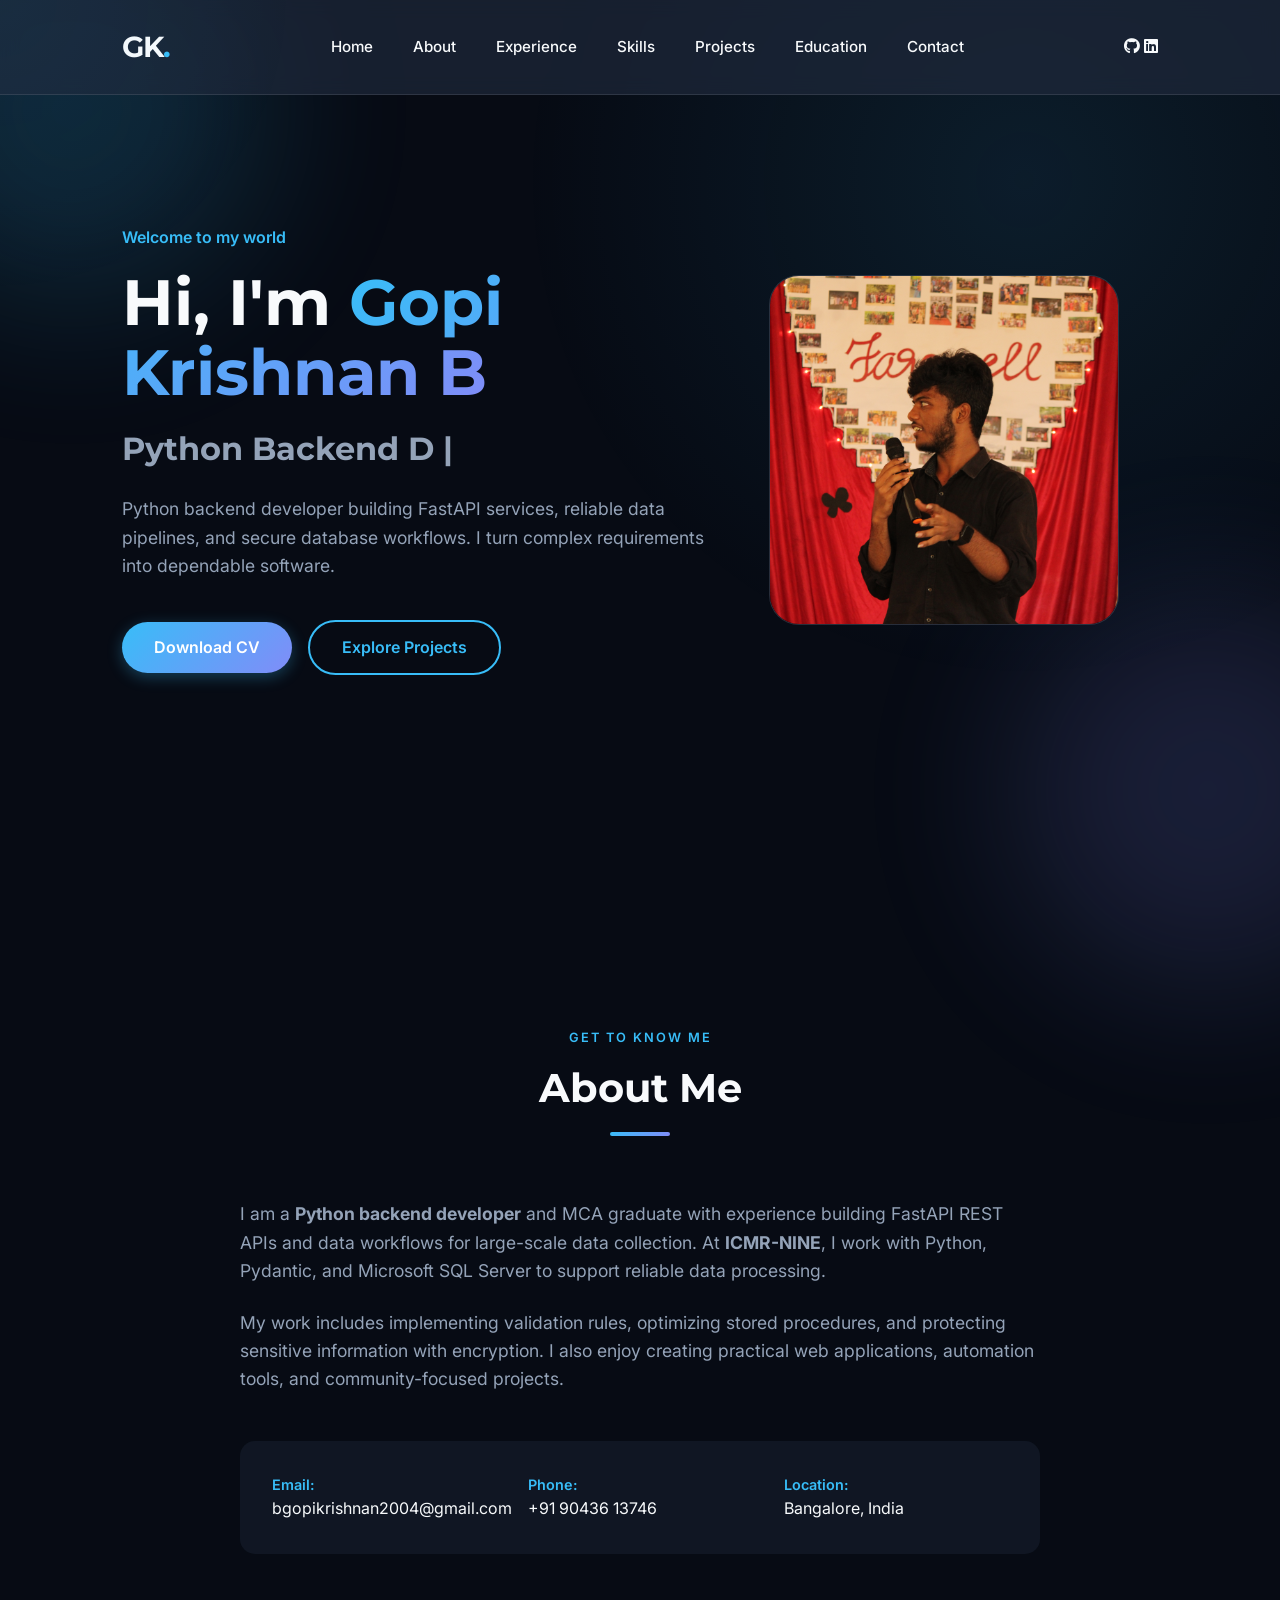
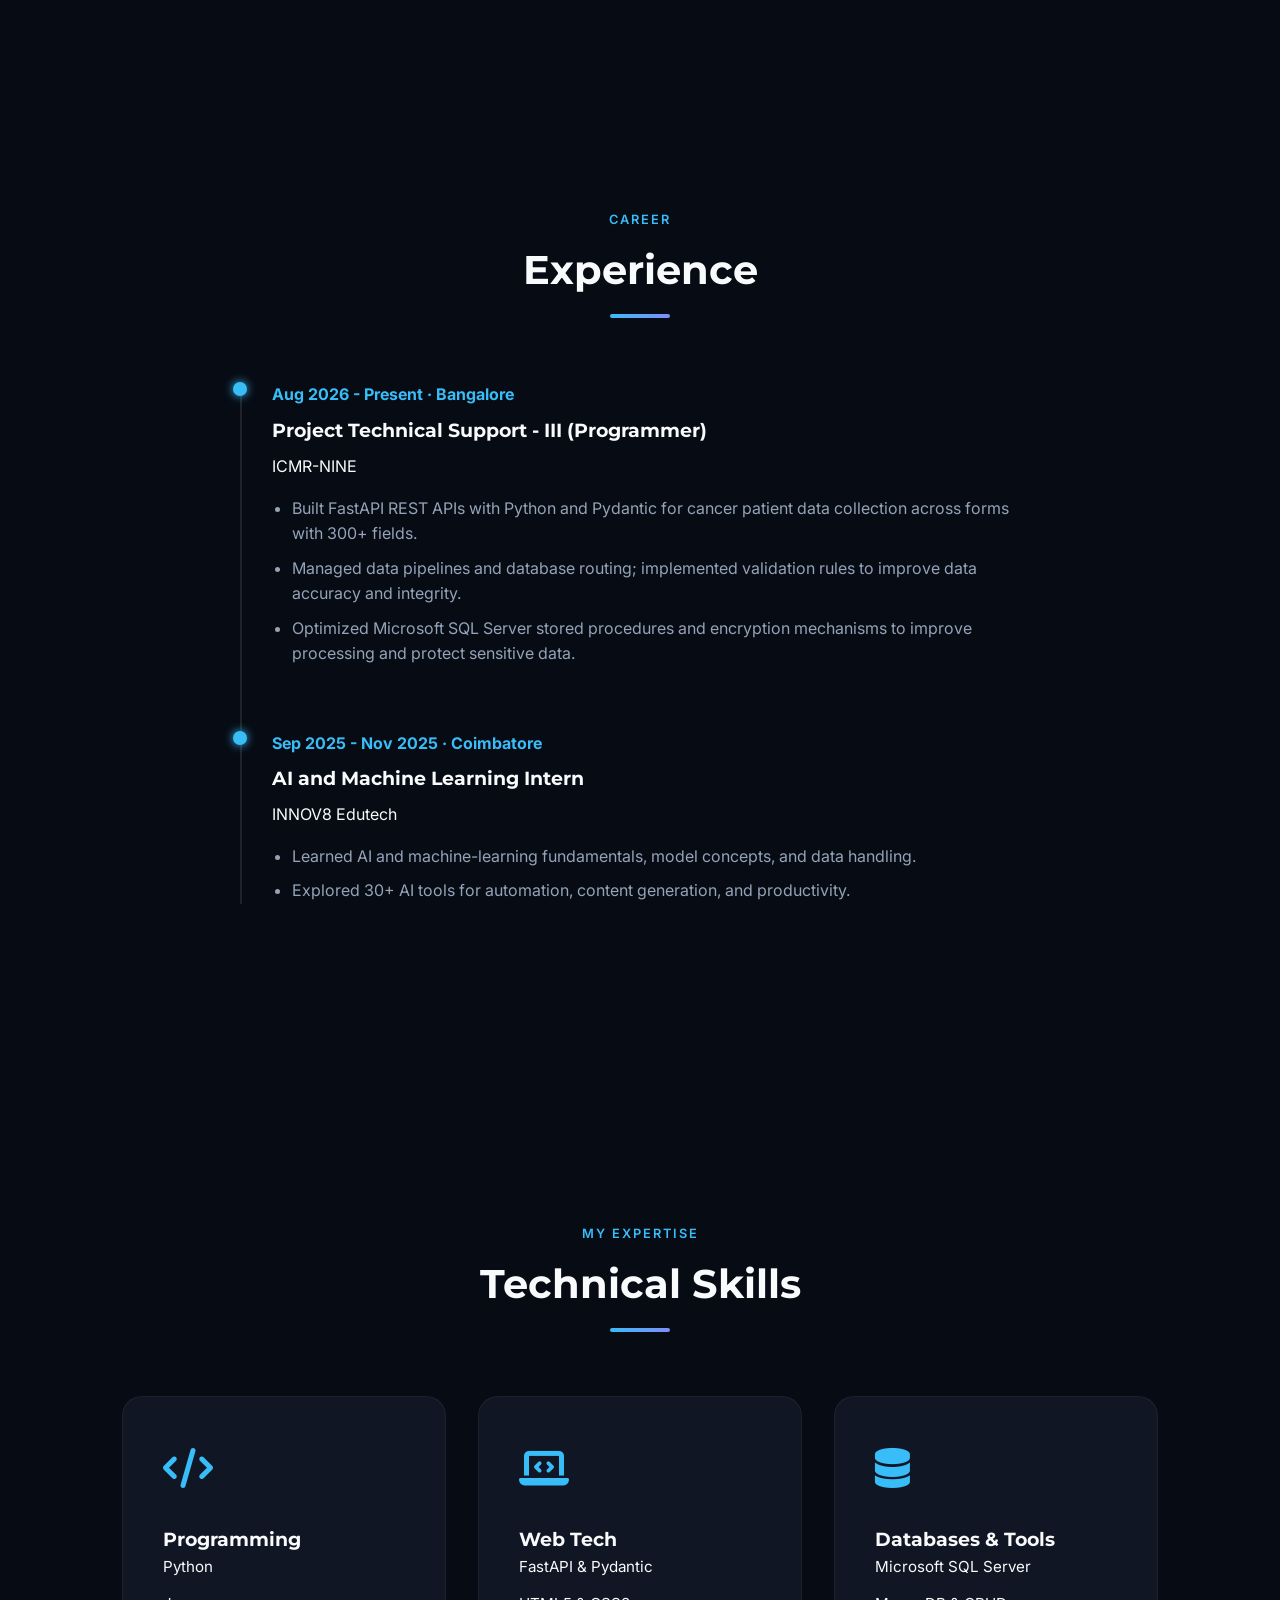
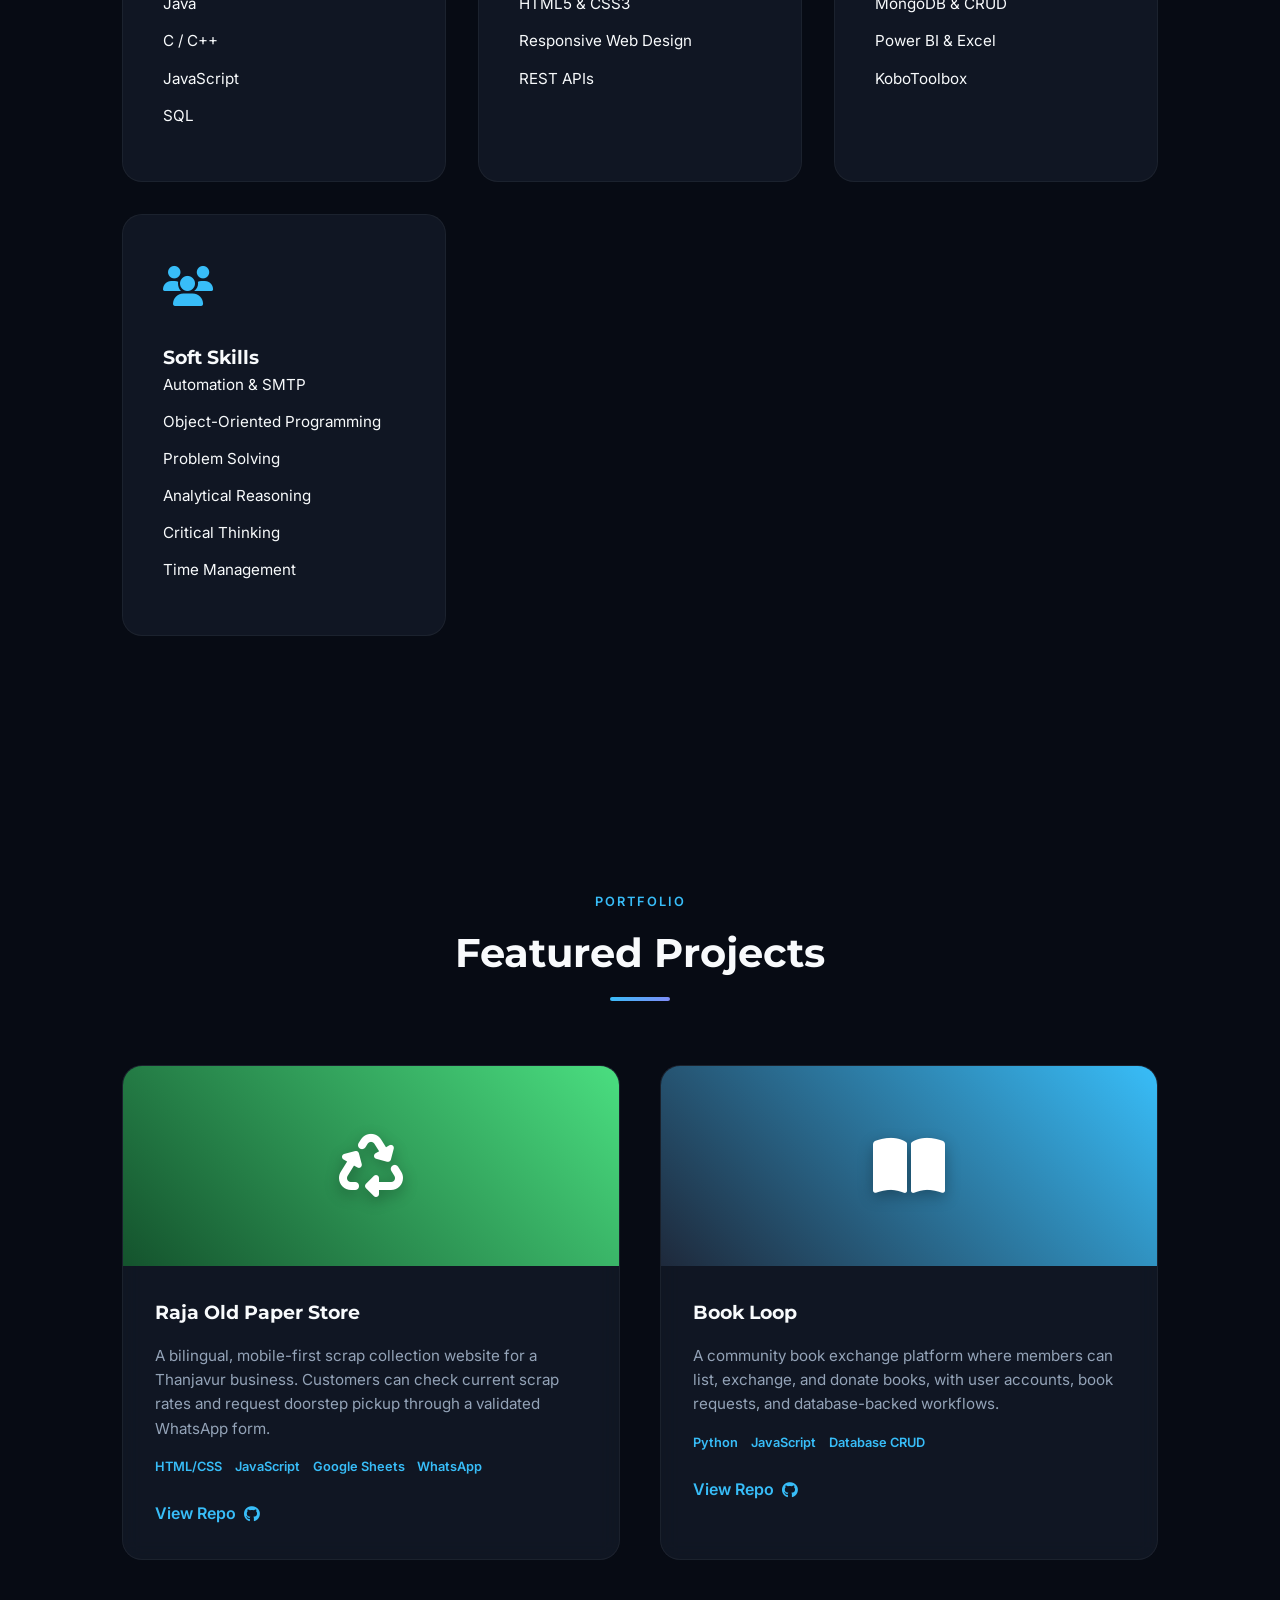
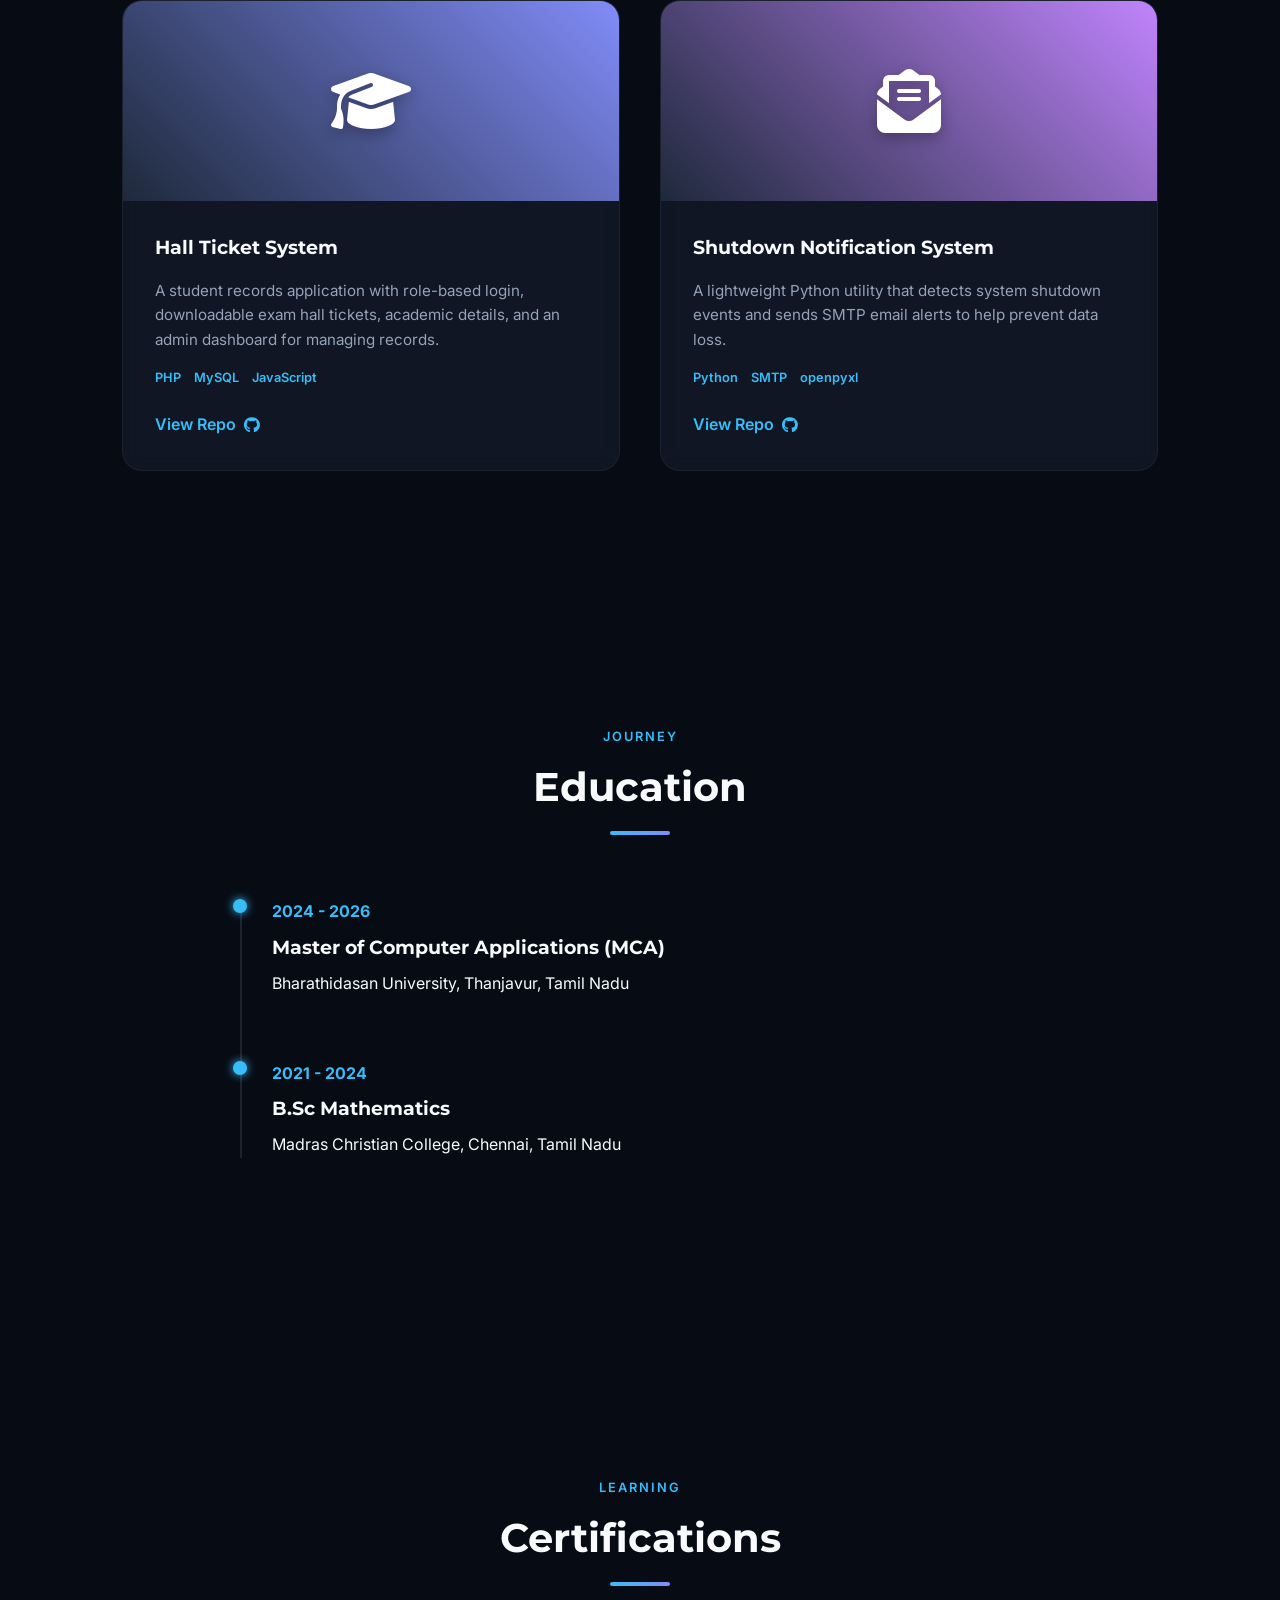
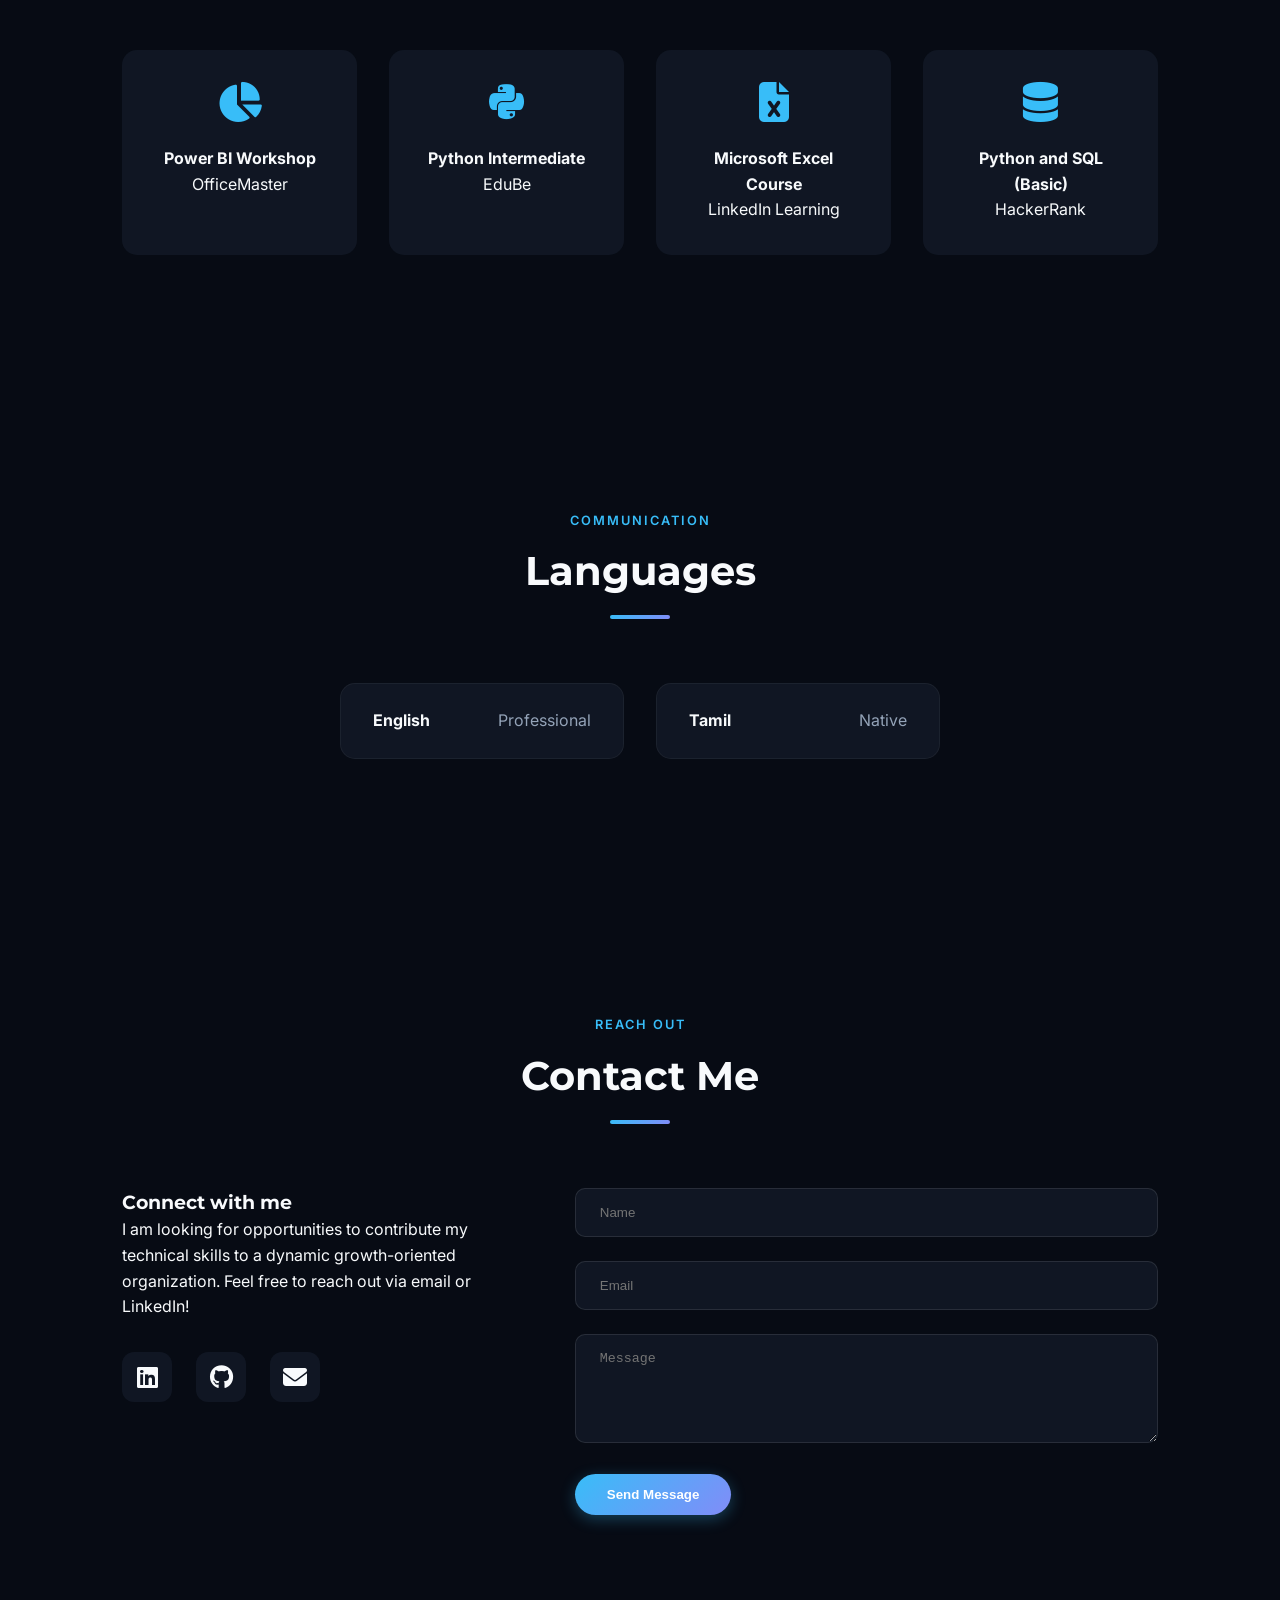
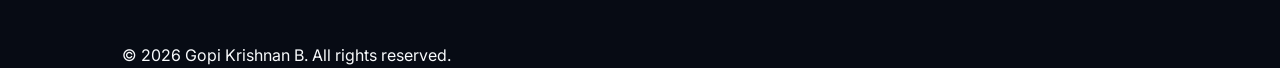
<file: index.html>
<!DOCTYPE html>
<html lang="en">
<head>
    <meta charset="UTF-8">
    <meta name="viewport" content="width=device-width, initial-scale=1.0">
    <title>Gopi Krishnan | Portfolio</title>
    <!-- SEO Meta Tags -->
    <meta name="description" content="Portfolio of Gopi Krishnan B, a Python backend developer building FastAPI APIs, SQL Server data workflows, and responsive web applications.">
    <meta name="keywords" content="Gopi Krishnan, Python Developer, Backend Developer, FastAPI, SQL Server, Portfolio">
    <!-- Google Fonts -->
    <link rel="preconnect" href="https://fonts.googleapis.com">
    <link rel="preconnect" href="https://fonts.gstatic.com" crossorigin>
    <link href="https://fonts.googleapis.com/css2?family=Inter:wght@300;400;500;600;700;800&family=Montserrat:wght@700;800&display=swap" rel="stylesheet">
    <!-- Font Awesome -->
    <link rel="stylesheet" href="https://cdnjs.cloudflare.com/ajax/libs/font-awesome/6.4.0/css/all.min.css">
    <link rel="stylesheet" href="style.css">
</head>
<body class="dark-theme">
    <!-- Interactive Background Elements -->
    <div class="cursor-glow"></div>
    <div class="bg-orb orb-1"></div>
    <div class="bg-orb orb-2"></div>
    <!-- Sticky Navigation -->
    <header class="navbar">
        <nav class="container">
            <div class="logo">
                <a href="#home">GK<span>.</span></a>
            </div>
            <ul class="nav-links">
                <li><a href="#home">Home</a></li>
                <li><a href="#about">About</a></li>
                <li><a href="#experience">Experience</a></li>
                <li><a href="#skills">Skills</a></li>
                <li><a href="#projects">Projects</a></li>
                <li><a href="#education">Education</a></li>
                <li><a href="#contact">Contact</a></li>
            </ul>
            <div class="social-icons-nav">
                <a href="https://github.com/jii-kayy-49" target="_blank"><i class="fab fa-github"></i></a>
                <a href="https://www.linkedin.com/in/gopi-mcagrad/" target="_blank"><i class="fab fa-linkedin"></i></a>
            </div>
            <button class="menu-btn" type="button" aria-label="Open navigation menu" aria-expanded="false">
                <i class="fas fa-bars"></i>
            </button>
        </nav>
    </header>

    <main>
        <!-- Hero Section -->
        <section id="home" class="hero section">
            <div class="container hero-content">
                <div class="hero-text animate-up">
                    <span class="greeting">Welcome to my world</span>
                    <h1>Hi, I'm <span class="highlight">Gopi Krishnan B</span></h1>
                    <h2 class="typing-container">
                        <span class="typing-text"></span>
                        <span class="cursor">|</span>
                    </h2>
                    <p class="hero-description">
                        Python backend developer building FastAPI services, reliable data pipelines, and secure database workflows. I turn complex requirements into dependable software.
                    </p>
                    <div class="hero-btns">
                        <a href="updated%20resume.pdf" download class="btn primary-btn" id="download-cv">Download CV</a>
                        <a href="#projects" class="btn secondary-btn">Explore Projects</a>
                    </div>
                </div>
                <div class="hero-image animate-up">
                    <div class="image-box tilt" data-tilt>
                        <div class="profile-gradient"></div>
                        <img src="assets/profilepic.jpeg" alt="Gopi Krishnan B" class="profile-photo">
                        <div class="placeholder-img" id="photo-container" style="display: none;">
                            <i class="fas fa-user-tie"></i>
                        </div>
                    </div>
                </div>
            </div>
        </section>

        <!-- About Section -->
        <section id="about" class="about section reveal">
            <div class="container">
                <div class="section-title">
                    <span class="subtitle">Get to know me</span>
                    <h2>About Me</h2>
                </div>
                <div class="about-grid">
                    <div class="about-text">
                        <p>
                            I am a <strong>Python backend developer</strong> and MCA graduate with experience building FastAPI REST APIs and data workflows for large-scale data collection. At <strong>ICMR-NINE</strong>, I work with Python, Pydantic, and Microsoft SQL Server to support reliable data processing.
                        </p>
                        <p>
                            My work includes implementing validation rules, optimizing stored procedures, and protecting sensitive information with encryption. I also enjoy creating practical web applications, automation tools, and community-focused projects.
                        </p>
                        <div class="about-info">
                            <div class="info-item">
                                <span class="info-label">Email:</span>
                                <span class="info-value">bgopikrishnan2004@gmail.com</span>
                            </div>
                            <div class="info-item">
                                <span class="info-label">Phone:</span>
                                <span class="info-value">+91 90436 13746</span>
                            </div>
                            <div class="info-item">
                                <span class="info-label">Location:</span>
                                <span class="info-value">Bangalore, India</span>
                            </div>
                        </div>
                    </div>
                </div>
            </div>
        </section>

        <!-- Experience Section -->
        <section id="experience" class="experience section reveal">
            <div class="container">
                <div class="section-title">
                    <span class="subtitle">Career</span>
                    <h2>Experience</h2>
                </div>
                <div class="timeline">
                    <div class="timeline-item">
                        <div class="timeline-dot"></div>
                        <div class="timeline-date">Aug 2026 - Present · Bangalore</div>
                        <div class="timeline-content">
                            <h3>Project Technical Support - III (Programmer)</h3>
                            <p>ICMR-NINE</p>
                            <ul class="experience-list">
                                <li>Built FastAPI REST APIs with Python and Pydantic for cancer patient data collection across forms with 300+ fields.</li>
                                <li>Managed data pipelines and database routing; implemented validation rules to improve data accuracy and integrity.</li>
                                <li>Optimized Microsoft SQL Server stored procedures and encryption mechanisms to improve processing and protect sensitive data.</li>
                            </ul>
                        </div>
                    </div>
                    <div class="timeline-item">
                        <div class="timeline-dot"></div>
                        <div class="timeline-date">Sep 2025 - Nov 2025 · Coimbatore</div>
                        <div class="timeline-content">
                            <h3>AI and Machine Learning Intern</h3>
                            <p>INNOV8 Edutech</p>
                            <ul class="experience-list">
                                <li>Learned AI and machine-learning fundamentals, model concepts, and data handling.</li>
                                <li>Explored 30+ AI tools for automation, content generation, and productivity.</li>
                            </ul>
                        </div>
                    </div>
                </div>
            </div>
        </section>

        <!-- Skills Section -->
        <section id="skills" class="skills section reveal">
            <div class="container">
                <div class="section-title">
                    <span class="subtitle">My Expertise</span>
                    <h2>Technical Skills</h2>
                </div>
                <div class="skills-grid">
                    <!-- Programming -->
                    <div class="skill-card">
                        <div class="skill-icon"><i class="fas fa-code"></i></div>
                        <h3>Programming</h3>
                        <ul class="skill-list">
                            <li>Python</li>
                            <li>Java</li>
                            <li>C / C++</li>
                            <li>JavaScript</li>
                            <li>SQL</li>
                        </ul>
                    </div>
                    <!-- Web Technology -->
                    <div class="skill-card">
                        <div class="skill-icon"><i class="fas fa-laptop-code"></i></div>
                        <h3>Web Tech</h3>
                        <ul class="skill-list">
                            <li>FastAPI & Pydantic</li>
                            <li>HTML5 & CSS3</li>
                            <li>Responsive Web Design</li>
                            <li>REST APIs</li>
                        </ul>
                    </div>
                    <!-- Databases & Tools -->
                    <div class="skill-card">
                        <div class="skill-icon"><i class="fas fa-database"></i></div>
                        <h3>Databases & Tools</h3>
                        <ul class="skill-list">
                            <li>Microsoft SQL Server</li>
                            <li>MongoDB & CRUD</li>
                            <li>Power BI & Excel</li>
                            <li>KoboToolbox</li>
                        </ul>
                    </div>
                    <!-- Soft Skills -->
                    <div class="skill-card">
                        <div class="skill-icon"><i class="fas fa-users"></i></div>
                        <h3>Soft Skills</h3>
                        <ul class="skill-list">
                            <li>Automation & SMTP</li>
                            <li>Object-Oriented Programming</li>
                            <li>Problem Solving</li>
                            <li>Analytical Reasoning</li>
                            <li>Critical Thinking</li>
                            <li>Time Management</li>
                        </ul>
                    </div>
                </div>
            </div>
        </section>

        <!-- Projects Section -->
        <section id="projects" class="projects section reveal">
            <div class="container">
                <div class="section-title">
                    <span class="subtitle">Portfolio</span>
                    <h2>Featured Projects</h2>
                </div>
                <div class="projects-grid">
                    <!-- Project: Raja Old Paper Store -->
                    <article class="project-card tilt" data-tilt>
                        <div class="project-img bg-gradient-4">
                            <i class="fas fa-recycle"></i>
                        </div>
                        <div class="project-info">
                            <h3>Raja Old Paper Store</h3>
                            <p class="project-desc">A bilingual, mobile-first scrap collection website for a Thanjavur business. Customers can check current scrap rates and request doorstep pickup through a validated WhatsApp form.</p>
                            <div class="tech-stack">
                                <span>HTML/CSS</span>
                                <span>JavaScript</span>
                                <span>Google Sheets</span>
                                <span>WhatsApp</span>
                            </div>
                            <div class="project-links">
                                <a href="https://github.com/jii-kayy-49/raja-scrap-shop" target="_blank" rel="noopener noreferrer" class="view-link">View Repo <i class="fab fa-github"></i></a>
                            </div>
                        </div>
                    </article>
                    <!-- Project: Book Loop -->
                    <article class="project-card tilt" data-tilt>
                        <div class="project-img bg-gradient-1">
                            <i class="fas fa-book-open"></i>
                        </div>
                        <div class="project-info">
                            <h3>Book Loop</h3>
                            <p class="project-desc">A community book exchange platform where members can list, exchange, and donate books, with user accounts, book requests, and database-backed workflows.</p>
                            <div class="tech-stack">
                                <span>Python</span>
                                <span>JavaScript</span>
                                <span>Database CRUD</span>
                            </div>
                            <div class="project-links">
                                <a href="https://github.com/jii-kayy-49/book-loop" target="_blank" rel="noopener noreferrer" class="view-link">View Repo <i class="fab fa-github"></i></a>
                            </div>
                        </div>
                    </article>
                    <!-- Project 2: Hall Ticket -->
                    <article class="project-card tilt" data-tilt>
                        <div class="project-img bg-gradient-2">
                            <i class="fas fa-graduation-cap"></i>
                        </div>
                        <div class="project-info">
                            <h3>Hall Ticket System</h3>
                            <p class="project-desc">A student records application with role-based login, downloadable exam hall tickets, academic details, and an admin dashboard for managing records.</p>
                            <div class="tech-stack">
                                <span>PHP</span>
                                <span>MySQL</span>
                                <span>JavaScript</span>
                            </div>
                            <div class="project-links">
                                <a href="https://github.com/jii-kayy-49/hallticketfinal" target="_blank" rel="noopener noreferrer" class="view-link">View Repo <i class="fab fa-github"></i></a>
                            </div>
                        </div>
                    </article>
                    <!-- Project 3: Shutdown Notification -->
                    <article class="project-card tilt" data-tilt>
                        <div class="project-img bg-gradient-3">
                            <i class="fas fa-envelope-open-text"></i>
                        </div>
                        <div class="project-info">
                            <h3>Shutdown Notification System</h3>
                            <p class="project-desc">A lightweight Python utility that detects system shutdown events and sends SMTP email alerts to help prevent data loss.</p>
                            <div class="tech-stack">
                                <span>Python</span>
                                <span>SMTP</span>
                                <span>openpyxl</span>
                            </div>
                            <div class="project-links">
                                <a href="https://github.com/jii-kayy-49/eb-site" target="_blank" rel="noopener noreferrer" class="view-link">View Repo <i class="fab fa-github"></i></a>
                            </div>
                        </div>
                    </article>
                </div>
            </div>
        </section>

        <!-- Education Section -->
        <section id="education" class="education section reveal">
            <div class="container">
                <div class="section-title">
                    <span class="subtitle">Journey</span>
                    <h2>Education</h2>
                </div>
                <div class="timeline">
                    <div class="timeline-item">
                        <div class="timeline-dot"></div>
                        <div class="timeline-date">2024 - 2026</div>
                        <div class="timeline-content">
                            <h3>Master of Computer Applications (MCA)</h3>
                            <p>Bharathidasan University, Thanjavur, Tamil Nadu</p>
                        </div>
                    </div>
                    <div class="timeline-item">
                        <div class="timeline-dot"></div>
                        <div class="timeline-date">2021 - 2024</div>
                        <div class="timeline-content">
                            <h3>B.Sc Mathematics</h3>
                            <p>Madras Christian College, Chennai, Tamil Nadu</p>
                        </div>
                    </div>
                </div>
            </div>
        </section>

        <!-- Certifications -->
        <section class="certifications section reveal">
            <div class="container">
                <div class="section-title">
                    <span class="subtitle">Learning</span>
                    <h2>Certifications</h2>
                </div>
                <div class="certs-grid">
                    <div class="cert-item">
                        <i class="fas fa-chart-pie"></i>
                        <h4>Power BI Workshop</h4>
                        <p>OfficeMaster</p>
                    </div>
                    <div class="cert-item">
                        <i class="fab fa-python"></i>
                        <h4>Python Intermediate</h4>
                        <p>EduBe</p>
                    </div>
                    <div class="cert-item">
                        <i class="fas fa-file-excel"></i>
                        <h4>Microsoft Excel Course</h4>
                        <p>LinkedIn Learning</p>
                    </div>
                    <div class="cert-item">
                        <i class="fas fa-database"></i>
                        <h4>Python and SQL (Basic)</h4>
                        <p>HackerRank</p>
                    </div>
                </div>
            </div>
        </section>

        <!-- Languages -->
        <section class="languages section reveal">
            <div class="container">
                <div class="section-title">
                    <span class="subtitle">Communication</span>
                    <h2>Languages</h2>
                </div>
                <div class="languages-grid">
                    <div class="language-item"><strong>English</strong><span>Professional</span></div>
                    <div class="language-item"><strong>Tamil</strong><span>Native</span></div>
                </div>
            </div>
        </section>

        <!-- Contact Section -->
        <section id="contact" class="contact section reveal">
            <div class="container">
                <div class="section-title">
                    <span class="subtitle">Reach out</span>
                    <h2>Contact Me</h2>
                </div>
                <div class="contact-grid">
                    <div class="contact-info">
                        <h3>Connect with me</h3>
                        <p>I am looking for opportunities to contribute my technical skills to a dynamic growth-oriented organization. Feel free to reach out via email or LinkedIn!</p>
                        <div class="social-links">
                            <a href="https://www.linkedin.com/in/gopi-mcagrad/" target="_blank"><i class="fab fa-linkedin"></i></a>
                            <a href="https://github.com/jii-kayy-49" target="_blank"><i class="fab fa-github"></i></a>
                            <a href="mailto:bgopikrishnan2004@gmail.com"><i class="fas fa-envelope"></i></a>
                        </div>
                    </div>
                    <form class="contact-form">
                        <div class="form-group">
                            <input type="text" placeholder="Name" required>
                        </div>
                        <div class="form-group">
                            <input type="email" placeholder="Email" required>
                        </div>
                        <div class="form-group">
                            <textarea placeholder="Message" rows="5" required></textarea>
                        </div>
                        <button type="submit" class="btn primary-btn">Send Message</button>
                    </form>
                </div>
            </div>
        </section>
    </main>

    <footer>
        <div class="container">
            <p>&copy; 2026 Gopi Krishnan B. All rights reserved.</p>
        </div>
    </footer>

    <script src="script.js"></script>
</body>
</html>
</file>
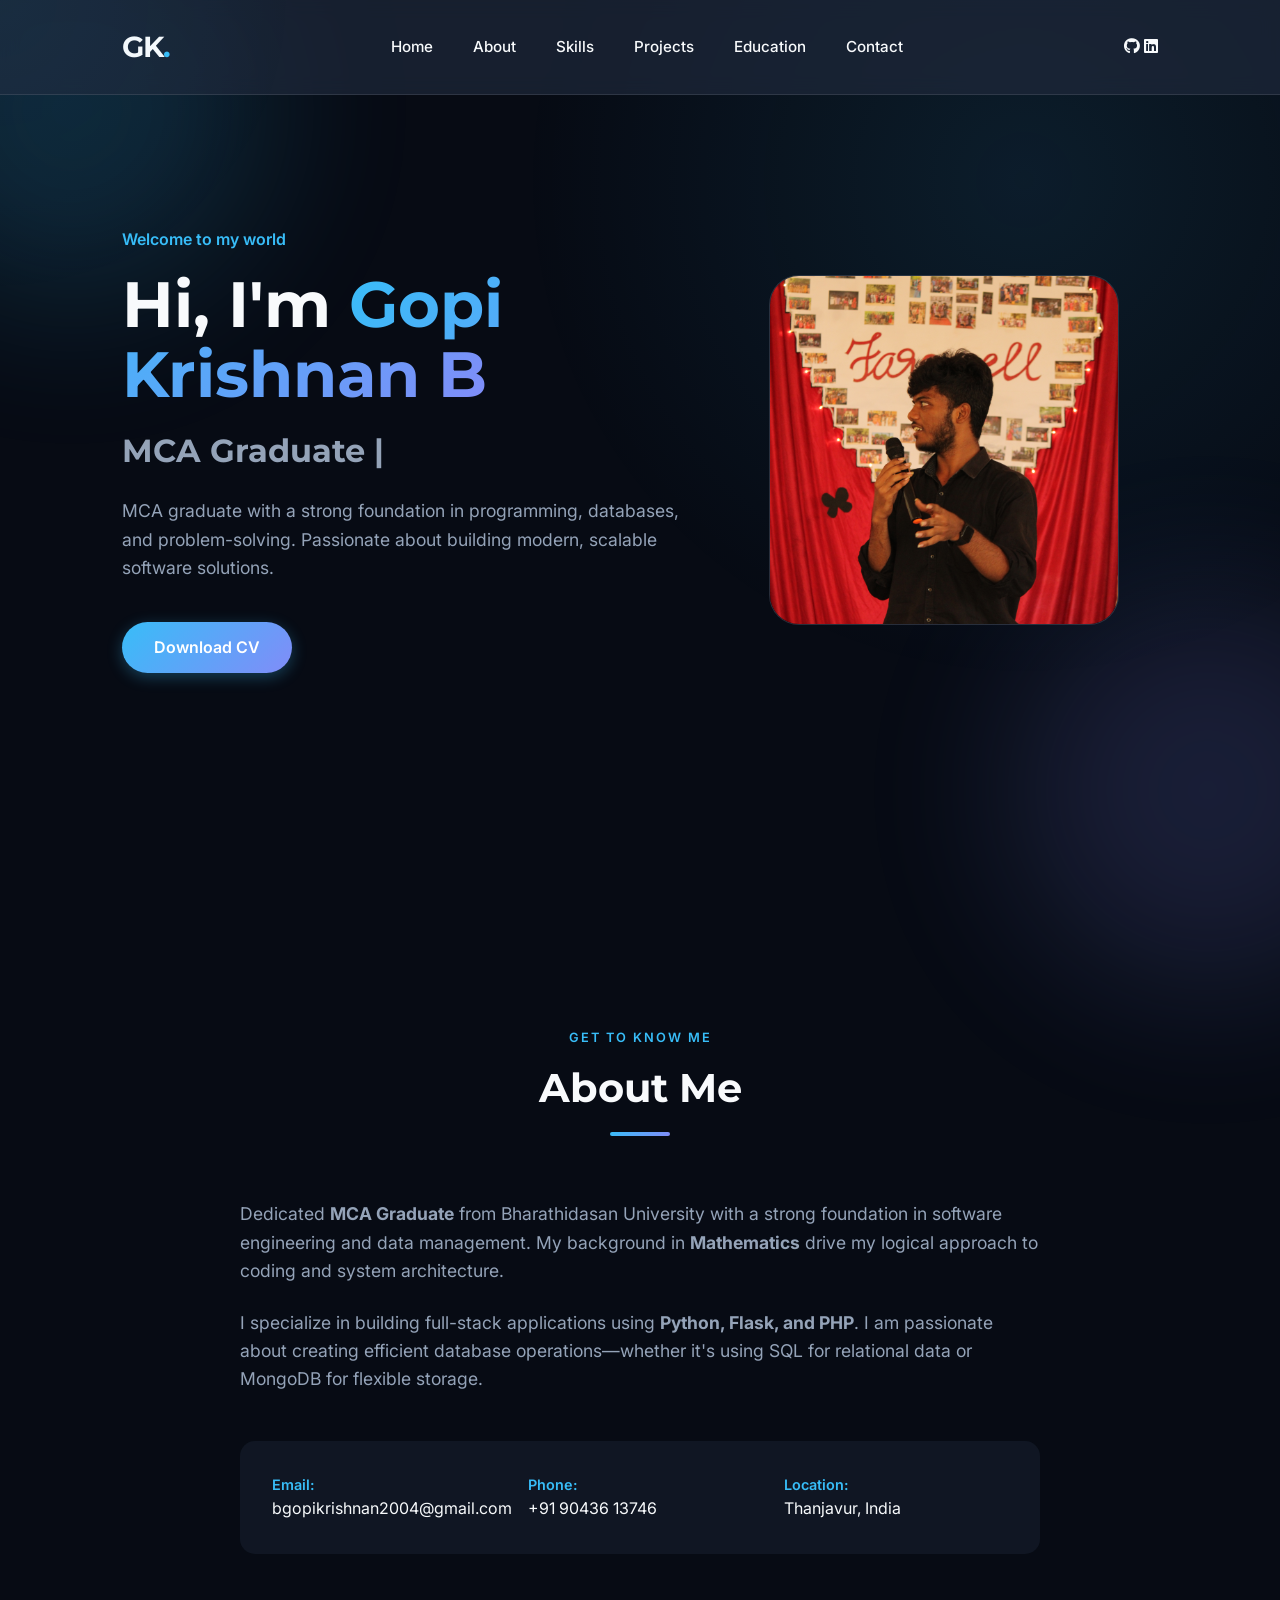
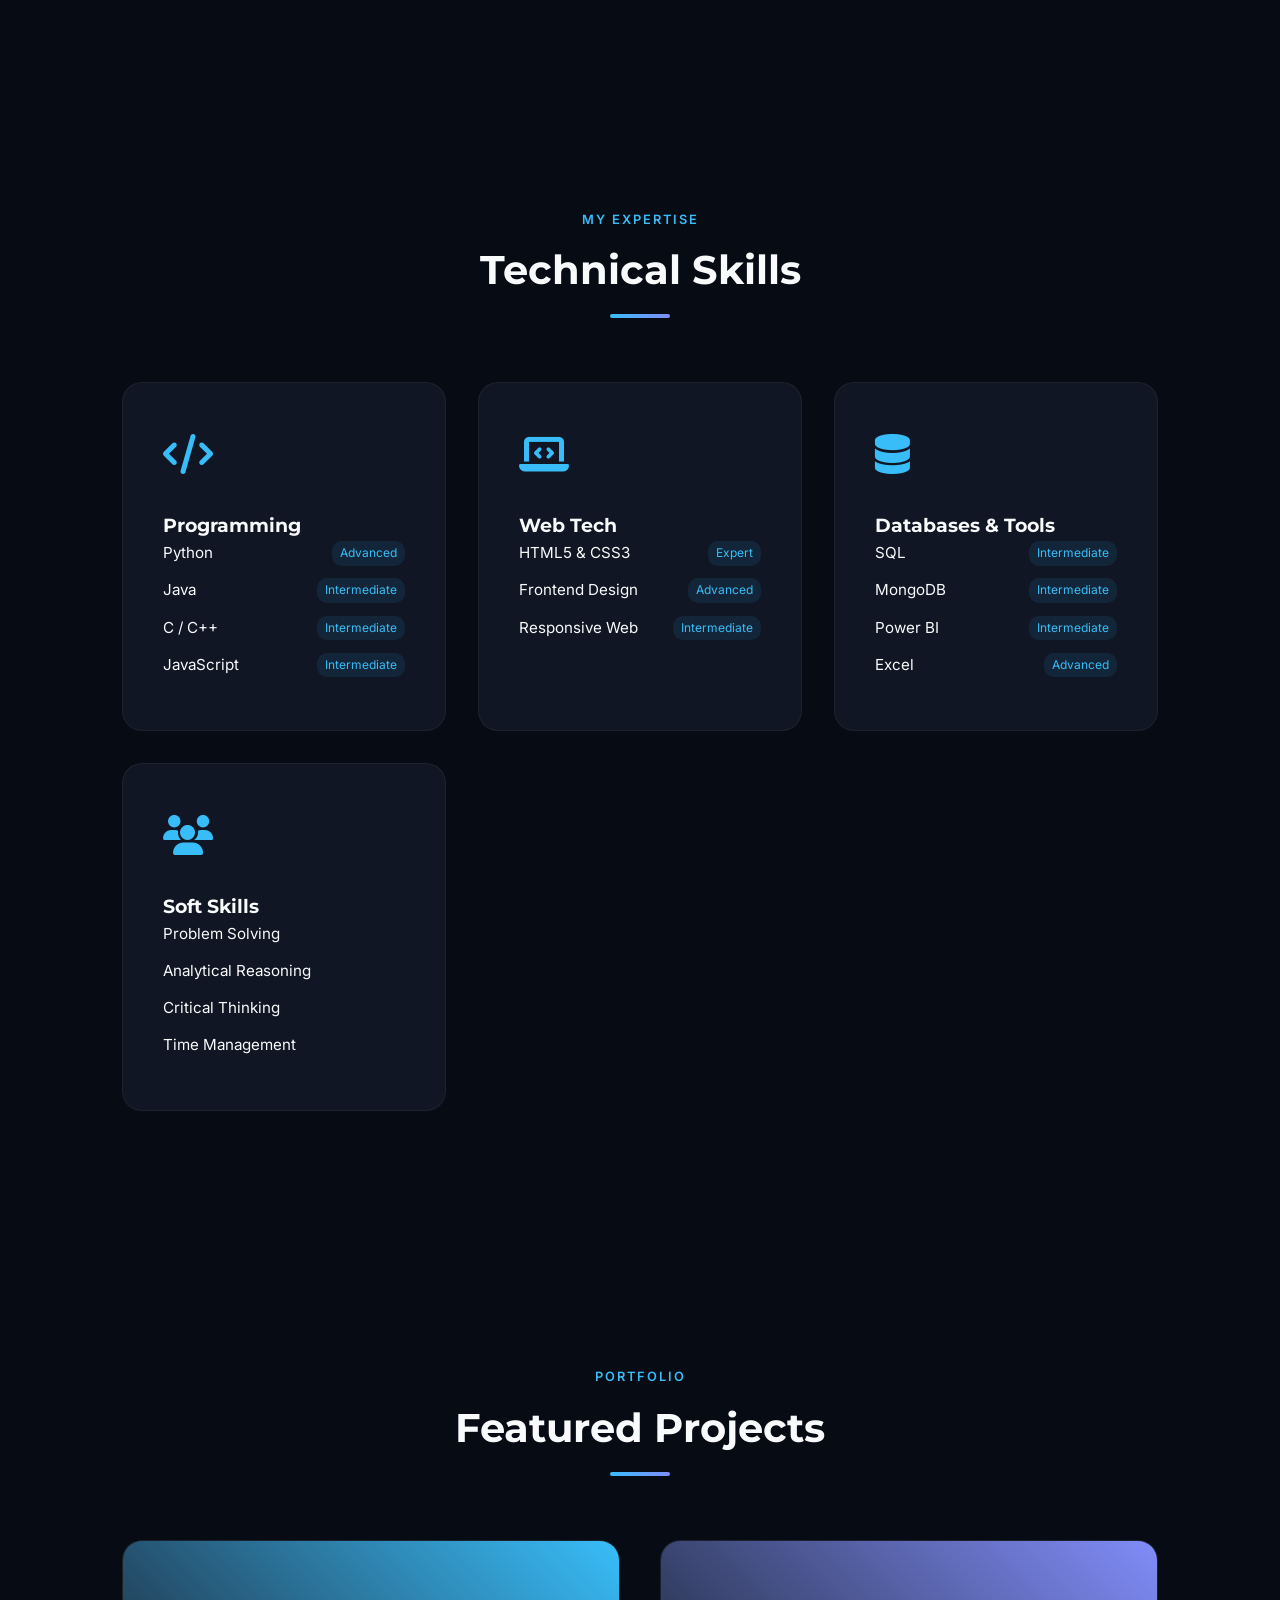
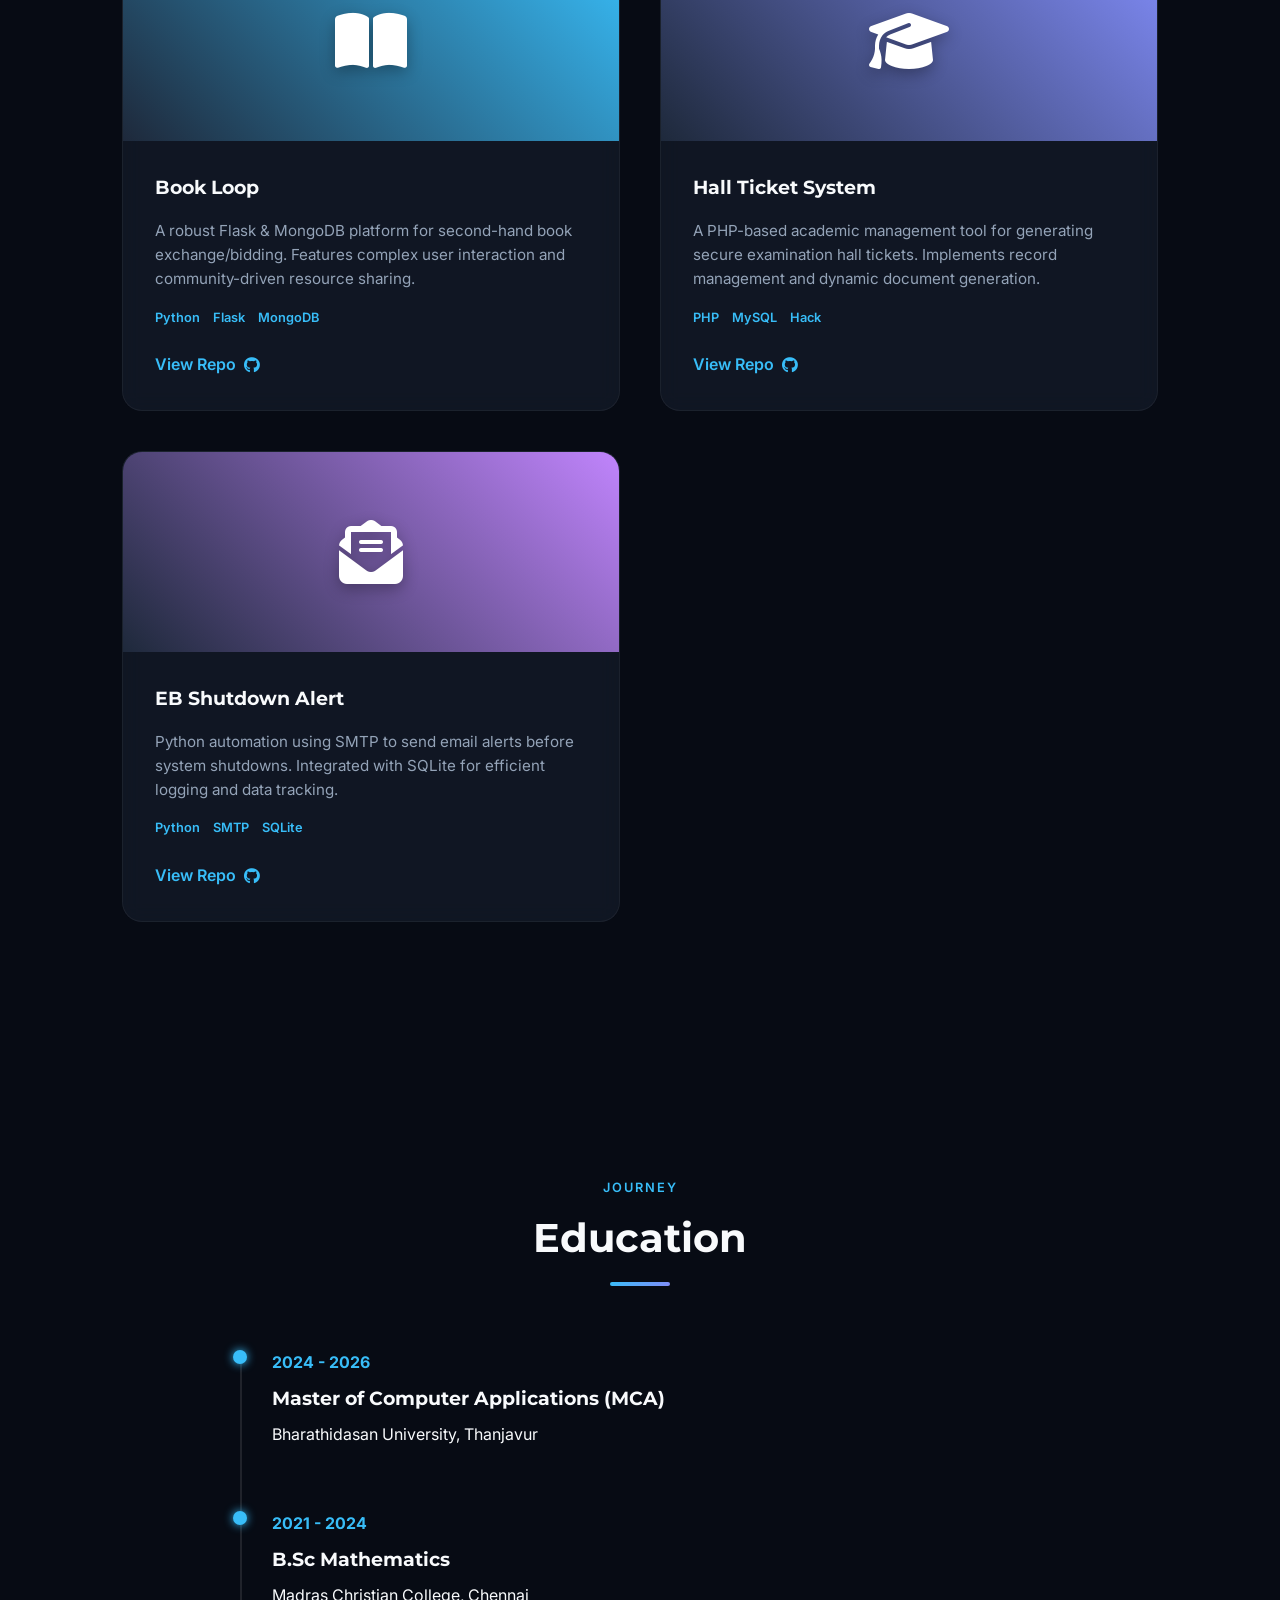
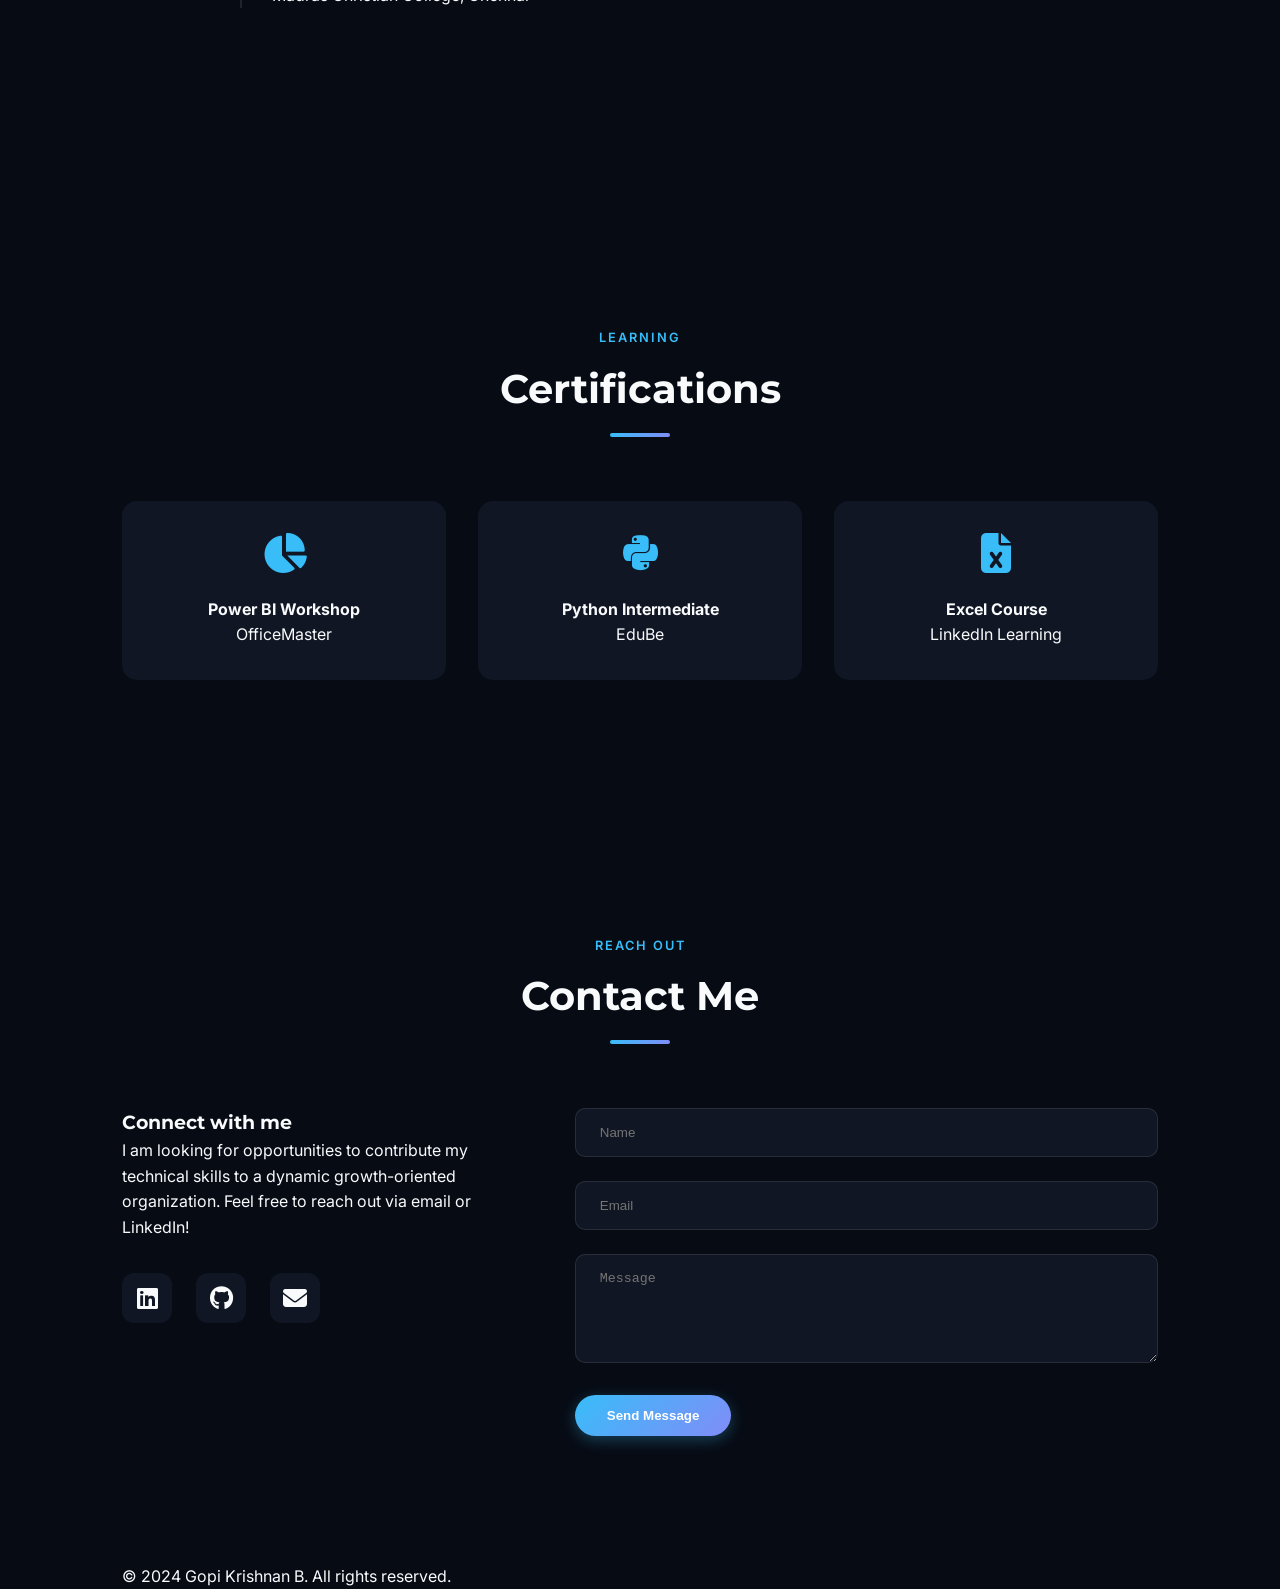
<file: RESUME PAGE/index.html>
<!DOCTYPE html>
<html lang="en">
<head>
    <meta charset="UTF-8">
    <meta name="viewport" content="width=device-width, initial-scale=1.0">
    <title>Gopi Krishnan | Portfolio</title>
    <!-- SEO Meta Tags -->
    <meta name="description" content="Portfolio of Gopi Krishnan B, an MCA graduate and aspiring software developer skilled in Python, Java, and Web Technologies.">
    <meta name="keywords" content="Gopi Krishnan, Portfolio, MCA, Software Developer, Python, JavaScript, Web Developer">
    <!-- Google Fonts -->
    <link rel="preconnect" href="https://fonts.googleapis.com">
    <link rel="preconnect" href="https://fonts.gstatic.com" crossorigin>
    <link href="https://fonts.googleapis.com/css2?family=Inter:wght@300;400;500;600;700;800&family=Montserrat:wght@700;800&display=swap" rel="stylesheet">
    <!-- Font Awesome -->
    <link rel="stylesheet" href="https://cdnjs.cloudflare.com/ajax/libs/font-awesome/6.4.0/css/all.min.css">
    <link rel="stylesheet" href="style.css">
</head>
<body class="dark-theme">
    <!-- Interactive Background Elements -->
    <div class="cursor-glow"></div>
    <div class="bg-orb orb-1"></div>
    <div class="bg-orb orb-2"></div>
    <!-- Sticky Navigation -->
    <header class="navbar">
        <nav class="container">
            <div class="logo">
                <a href="#home">GK<span>.</span></a>
            </div>
            <ul class="nav-links">
                <li><a href="#home">Home</a></li>
                <li><a href="#about">About</a></li>
                <li><a href="#skills">Skills</a></li>
                <li><a href="#projects">Projects</a></li>
                <li><a href="#education">Education</a></li>
                <li><a href="#contact">Contact</a></li>
            </ul>
            <div class="social-icons-nav">
                <a href="https://github.com/jii-kayy-49" target="_blank"><i class="fab fa-github"></i></a>
                <a href="https://www.linkedin.com/in/gopi-mcagrad/" target="_blank"><i class="fab fa-linkedin"></i></a>
            </div>
            <div class="menu-btn">
                <i class="fas fa-bars"></i>
            </div>
        </nav>
    </header>

    <main>
        <!-- Hero Section -->
        <section id="home" class="hero section">
            <div class="container hero-content">
                <div class="hero-text animate-up">
                    <span class="greeting">Welcome to my world</span>
                    <h1>Hi, I'm <span class="highlight">Gopi Krishnan B</span></h1>
                    <h2 class="typing-container">
                        <span class="typing-text"></span>
                        <span class="cursor">|</span>
                    </h2>
                    <p class="hero-description">
                        MCA graduate with a strong foundation in programming, databases, and problem-solving. Passionate about building modern, scalable software solutions.
                    </p>
                    <div class="hero-btns">
                        <a href="Gopi Resume.pdf" download class="btn primary-btn" id="download-cv">Download CV</a>
                    </div>
                </div>
                <div class="hero-image animate-up">
                    <div class="image-box tilt" data-tilt>
                        <div class="profile-gradient"></div>
                        <img src="assets/profilepic.jpeg" alt="Gopi Krishnan B" class="profile-photo">
                        <div class="placeholder-img" id="photo-container" style="display: none;">
                            <i class="fas fa-user-tie"></i>
                        </div>
                    </div>
                </div>
            </div>
        </section>

        <!-- About Section -->
        <section id="about" class="about section reveal">
            <div class="container">
                <div class="section-title">
                    <span class="subtitle">Get to know me</span>
                    <h2>About Me</h2>
                </div>
                <div class="about-grid">
                    <div class="about-text">
                        <p>
                            Dedicated <strong>MCA Graduate</strong> from Bharathidasan University with a strong foundation in software engineering and data management. My background in <strong>Mathematics</strong> drive my logical approach to coding and system architecture.
                        </p>
                        <p>
                            I specialize in building full-stack applications using <strong>Python, Flask, and PHP</strong>. I am passionate about creating efficient database operations—whether it's using SQL for relational data or MongoDB for flexible storage.
                        </p>
                        <div class="about-info">
                            <div class="info-item">
                                <span class="info-label">Email:</span>
                                <span class="info-value">bgopikrishnan2004@gmail.com</span>
                            </div>
                            <div class="info-item">
                                <span class="info-label">Phone:</span>
                                <span class="info-value">+91 90436 13746</span>
                            </div>
                            <div class="info-item">
                                <span class="info-label">Location:</span>
                                <span class="info-value">Thanjavur, India</span>
                            </div>
                        </div>
                    </div>
                </div>
            </div>
        </section>

        <!-- Skills Section -->
        <section id="skills" class="skills section reveal">
            <div class="container">
                <div class="section-title">
                    <span class="subtitle">My Expertise</span>
                    <h2>Technical Skills</h2>
                </div>
                <div class="skills-grid">
                    <!-- Programming -->
                    <div class="skill-card">
                        <div class="skill-icon"><i class="fas fa-code"></i></div>
                        <h3>Programming</h3>
                        <ul class="skill-list">
                            <li>Python <span>Advanced</span></li>
                            <li>Java <span>Intermediate</span></li>
                            <li>C / C++ <span>Intermediate</span></li>
                            <li>JavaScript <span>Intermediate</span></li>
                        </ul>
                    </div>
                    <!-- Web Technology -->
                    <div class="skill-card">
                        <div class="skill-icon"><i class="fas fa-laptop-code"></i></div>
                        <h3>Web Tech</h3>
                        <ul class="skill-list">
                            <li>HTML5 & CSS3 <span>Expert</span></li>
                            <li>Frontend Design <span>Advanced</span></li>
                            <li>Responsive Web <span>Intermediate</span></li>
                        </ul>
                    </div>
                    <!-- Databases & Tools -->
                    <div class="skill-card">
                        <div class="skill-icon"><i class="fas fa-database"></i></div>
                        <h3>Databases & Tools</h3>
                        <ul class="skill-list">
                            <li>SQL <span>Intermediate</span></li>
                            <li>MongoDB <span>Intermediate</span></li>
                            <li>Power BI <span>Intermediate</span></li>
                            <li>Excel <span>Advanced</span></li>
                        </ul>
                    </div>
                    <!-- Soft Skills -->
                    <div class="skill-card">
                        <div class="skill-icon"><i class="fas fa-users"></i></div>
                        <h3>Soft Skills</h3>
                        <ul class="skill-list">
                            <li>Problem Solving</li>
                            <li>Analytical Reasoning</li>
                            <li>Critical Thinking</li>
                            <li>Time Management</li>
                        </ul>
                    </div>
                </div>
            </div>
        </section>

        <!-- Projects Section -->
        <section id="projects" class="projects section reveal">
            <div class="container">
                <div class="section-title">
                    <span class="subtitle">Portfolio</span>
                    <h2>Featured Projects</h2>
                </div>
                <div class="projects-grid">
                    <!-- Project 1: Book Loop -->
                    <article class="project-card tilt" data-tilt>
                        <div class="project-img bg-gradient-1">
                            <i class="fas fa-book-open"></i>
                        </div>
                        <div class="project-info">
                            <h3>Book Loop</h3>
                            <p class="project-desc">A robust Flask & MongoDB platform for second-hand book exchange/bidding. Features complex user interaction and community-driven resource sharing.</p>
                            <div class="tech-stack">
                                <span>Python</span>
                                <span>Flask</span>
                                <span>MongoDB</span>
                            </div>
                            <div class="project-links">
                                <a href="https://github.com/jii-kayy-49/book-loop" target="_blank" class="view-link">View Repo <i class="fab fa-github"></i></a>
                            </div>
                        </div>
                    </article>
                    <!-- Project 2: Hall Ticket -->
                    <article class="project-card tilt" data-tilt>
                        <div class="project-img bg-gradient-2">
                            <i class="fas fa-graduation-cap"></i>
                        </div>
                        <div class="project-info">
                            <h3>Hall Ticket System</h3>
                            <p class="project-desc">A PHP-based academic management tool for generating secure examination hall tickets. Implements record management and dynamic document generation.</p>
                            <div class="tech-stack">
                                <span>PHP</span>
                                <span>MySQL</span>
                                <span>Hack</span>
                            </div>
                            <div class="project-links">
                                <a href="https://github.com/jii-kayy-49/hallticketfinal" target="_blank" class="view-link">View Repo <i class="fab fa-github"></i></a>
                            </div>
                        </div>
                    </article>
                    <!-- Project 3: Shutdown Notification -->
                    <article class="project-card tilt" data-tilt>
                        <div class="project-img bg-gradient-3">
                            <i class="fas fa-envelope-open-text"></i>
                        </div>
                        <div class="project-info">
                            <h3>EB Shutdown Alert</h3>
                            <p class="project-desc">Python automation using SMTP to send email alerts before system shutdowns. Integrated with SQLite for efficient logging and data tracking.</p>
                            <div class="tech-stack">
                                <span>Python</span>
                                <span>SMTP</span>
                                <span>SQLite</span>
                            </div>
                            <div class="project-links">
                                <a href="https://github.com/jii-kayy-49/eb-site" target="_blank" class="view-link">View Repo <i class="fab fa-github"></i></a>
                            </div>
                        </div>
                    </article>
                </div>
            </div>
        </section>

        <!-- Education Section -->
        <section id="education" class="education section reveal">
            <div class="container">
                <div class="section-title">
                    <span class="subtitle">Journey</span>
                    <h2>Education</h2>
                </div>
                <div class="timeline">
                    <div class="timeline-item">
                        <div class="timeline-dot"></div>
                        <div class="timeline-date">2024 - 2026</div>
                        <div class="timeline-content">
                            <h3>Master of Computer Applications (MCA)</h3>
                            <p>Bharathidasan University, Thanjavur</p>
                        </div>
                    </div>
                    <div class="timeline-item">
                        <div class="timeline-dot"></div>
                        <div class="timeline-date">2021 - 2024</div>
                        <div class="timeline-content">
                            <h3>B.Sc Mathematics</h3>
                            <p>Madras Christian College, Chennai</p>
                        </div>
                    </div>
                </div>
            </div>
        </section>

        <!-- Certifications -->
        <section class="certifications section reveal">
            <div class="container">
                <div class="section-title">
                    <span class="subtitle">Learning</span>
                    <h2>Certifications</h2>
                </div>
                <div class="certs-grid">
                    <div class="cert-item">
                        <i class="fas fa-chart-pie"></i>
                        <h4>Power BI Workshop</h4>
                        <p>OfficeMaster</p>
                    </div>
                    <div class="cert-item">
                        <i class="fab fa-python"></i>
                        <h4>Python Intermediate</h4>
                        <p>EduBe</p>
                    </div>
                    <div class="cert-item">
                        <i class="fas fa-file-excel"></i>
                        <h4>Excel Course</h4>
                        <p>LinkedIn Learning</p>
                    </div>
                </div>
            </div>
        </section>

        <!-- Contact Section -->
        <section id="contact" class="contact section reveal">
            <div class="container">
                <div class="section-title">
                    <span class="subtitle">Reach out</span>
                    <h2>Contact Me</h2>
                </div>
                <div class="contact-grid">
                    <div class="contact-info">
                        <h3>Connect with me</h3>
                        <p>I am looking for opportunities to contribute my technical skills to a dynamic growth-oriented organization. Feel free to reach out via email or LinkedIn!</p>
                        <div class="social-links">
                            <a href="https://www.linkedin.com/in/gopi-mcagrad/" target="_blank"><i class="fab fa-linkedin"></i></a>
                            <a href="https://github.com/jii-kayy-49" target="_blank"><i class="fab fa-github"></i></a>
                            <a href="mailto:bgopikrishnan2004@gmail.com"><i class="fas fa-envelope"></i></a>
                        </div>
                    </div>
                    <form class="contact-form">
                        <div class="form-group">
                            <input type="text" placeholder="Name" required>
                        </div>
                        <div class="form-group">
                            <input type="email" placeholder="Email" required>
                        </div>
                        <div class="form-group">
                            <textarea placeholder="Message" rows="5" required></textarea>
                        </div>
                        <button type="submit" class="btn primary-btn">Send Message</button>
                    </form>
                </div>
            </div>
        </section>
    </main>

    <footer>
        <div class="container">
            <p>&copy; 2024 Gopi Krishnan B. All rights reserved.</p>
        </div>
    </footer>

    <script src="script.js"></script>
</body>
</html>
</file>
<file: style.css>
/* --- CSS Custom Variables --- */
:root {
    --primary-color: #38bdf8;
    --primary-hover: #0ea5e9;
    --bg-dark: #070b14;
    --bg-card: rgba(30, 41, 59, 0.4);
    --text-main: #f8fafc;
    --text-muted: #94a3b8;
    --accent-gradient: linear-gradient(135deg, #38bdf8 0%, #818cf8 100%);
    --card-shadow: 0 10px 30px rgba(0, 0, 0, 0.5);
    --glass-bg: rgba(15, 23, 42, 0.8);
    --transition: all 0.4s cubic-bezier(0.175, 0.885, 0.32, 1.275);
    --container-width: 1100px;
}

/* --- Reset & Global Styles --- */
* {
    margin: 0;
    padding: 0;
    box-sizing: border-box;
}

html {
    scroll-behavior: smooth;
}

body {
    font-family: 'Inter', sans-serif;
    background-color: var(--bg-dark);
    color: var(--text-main);
    line-height: 1.6;
    overflow-x: hidden;
    position: relative;
}

/* Floating Background Orbs */
.bg-orb {
    position: fixed;
    width: 400px;
    height: 400px;
    border-radius: 50%;
    filter: blur(80px);
    z-index: -1;
    opacity: 0.15;
    pointer-events: none;
    animation: floatOrb 20s infinite alternate;
}

.orb-1 { top: -10%; left: -10%; background: var(--primary-color); }
.orb-2 { bottom: -10%; right: -10%; background: #818cf8; animation-delay: -5s; }

@keyframes floatOrb {
    0% { transform: translate(0, 0) scale(1); }
    100% { transform: translate(100px, 50px) scale(1.2); }
}

/* Custom Cursor Glow */
.cursor-glow {
    position: fixed;
    width: 600px;
    height: 600px;
    background: radial-gradient(circle, rgba(56, 189, 248, 0.05) 0%, transparent 70%);
    border-radius: 50%;
    pointer-events: none;
    z-index: 9999;
    transform: translate(-50%, -50%);
    transition: width 0.3s, height 0.3s;
}

h1, h2, h3, .logo {
    font-family: 'Montserrat', sans-serif;
    font-weight: 700;
}

ul {
    list-style: none;
}

a {
    text-decoration: none;
    color: inherit;
    transition: var(--transition);
}

.container {
    max-width: var(--container-width);
    margin: 0 auto;
    padding: 0 2rem;
}

.section {
    padding: 8rem 0;
}

.section-title {
    text-align: center;
    margin-bottom: 4rem;
}

.subtitle {
    display: block;
    color: var(--primary-color);
    text-transform: uppercase;
    letter-spacing: 2px;
    font-size: 0.8rem;
    font-weight: 600;
    margin-bottom: 0.5rem;
}

.section-title h2 {
    font-size: 2.5rem;
    position: relative;
    padding-bottom: 1rem;
}

.section-title h2::after {
    content: '';
    position: absolute;
    bottom: 0;
    left: 50%;
    transform: translateX(-50%);
    width: 60px;
    height: 4px;
    background: var(--accent-gradient);
    border-radius: 2px;
}

.btn {
    display: inline-block;
    padding: 0.8rem 2rem;
    border-radius: 50px;
    font-weight: 600;
    cursor: pointer;
    transition: var(--transition);
    border: none;
}

.primary-btn {
    background: var(--accent-gradient);
    color: #fff;
    box-shadow: 0 4px 15px rgba(56, 189, 248, 0.3);
}

.primary-btn:hover {
    transform: translateY(-3px);
    box-shadow: 0 6px 20px rgba(56, 189, 248, 0.4);
}

.secondary-btn {
    background: transparent;
    border: 2px solid var(--primary-color);
    color: var(--primary-color);
    margin-left: 0.75rem;
}

.secondary-btn:hover {
    background: var(--primary-color);
    color: var(--bg-dark);
}

/* --- Navbar --- */
.navbar {
    position: fixed;
    top: 0;
    width: 100%;
    z-index: 1000;
    padding: 1.5rem 0;
    backdrop-filter: blur(10px);
    background: var(--glass-bg);
    border-bottom: 1px solid rgba(255, 255, 255, 0.1);
    transition: var(--transition);
}

.navbar .container {
    display: flex;
    justify-content: space-between;
    align-items: center;
}

.logo {
    font-size: 1.8rem;
    letter-spacing: -1px;
}

.logo span {
    color: var(--primary-color);
}

.nav-links {
    display: flex;
    gap: 2.5rem;
}

.nav-links a {
    font-size: 0.95rem;
    font-weight: 500;
}

.nav-links a:hover {
    color: var(--primary-color);
}

.menu-btn {
    display: none;
    font-size: 1.5rem;
    color: var(--text-main);
    background: transparent;
    border: 0;
    cursor: pointer;
}

/* --- Hero Section --- */
.hero {
    min-height: 100vh;
    display: flex;
    align-items: center;
    background: radial-gradient(circle at 80% 20%, rgba(56, 189, 248, 0.1) 0%, transparent 40%);
}

.hero-content {
    display: grid;
    grid-template-columns: 1.2fr 0.8fr;
    align-items: center;
    gap: 4rem;
}

.greeting {
    color: var(--primary-color);
    font-weight: 600;
    margin-bottom: 1rem;
    display: block;
}

.hero h1 {
    font-size: 4rem;
    line-height: 1.1;
    margin-bottom: 1rem;
}

.highlight {
    background: var(--accent-gradient);
    -webkit-background-clip: text;
    -webkit-text-fill-color: transparent;
}

.typing-container {
    font-size: 2rem;
    color: var(--text-muted);
    margin-bottom: 1.5rem;
    height: 3rem;
}

.hero-description {
    font-size: 1.1rem;
    color: var(--text-muted);
    margin-bottom: 2.5rem;
    max-width: 600px;
}

.hero-image .image-box {
    position: relative;
    width: 350px;
    height: 350px;
    border-radius: 30px;
    background: var(--bg-card);
    display: flex;
    align-items: center;
    justify-content: center;
    overflow: hidden;
    border: 1px solid rgba(255, 255, 255, 0.1);
    backdrop-filter: blur(10px);
    transition: var(--transition);
}

.hero-image .image-box:hover {
    border-color: var(--primary-color);
    box-shadow: 0 0 30px rgba(56, 189, 248, 0.2);
}

.profile-photo {
    width: 100%;
    height: 100%;
    object-fit: cover;
    z-index: 2;
    position: relative;
    display: block;
}

.profile-gradient {
    position: absolute;
    width: 100%;
    height: 100%;
    background: linear-gradient(to top, var(--bg-dark), transparent);
    z-index: 1;
}

.placeholder-img i {
    font-size: 10rem;
    color: var(--primary-color);
    opacity: 0.5;
}

/* --- About & Skills --- */
.about-grid {
    max-width: 800px;
    margin: 0 auto;
}

.about-text p {
    margin-bottom: 1.5rem;
    font-size: 1.1rem;
    color: var(--text-muted);
}

.about-info {
    display: grid;
    grid-template-columns: repeat(auto-fit, minmax(200px, 1fr));
    gap: 2rem;
    margin-top: 3rem;
    padding: 2rem;
    background: var(--bg-card);
    border-radius: 15px;
}

.info-label {
    display: block;
    color: var(--primary-color);
    font-weight: 600;
    font-size: 0.9rem;
}

.skills-grid {
    display: grid;
    grid-template-columns: repeat(auto-fit, minmax(250px, 1fr));
    gap: 2rem;
}

.skill-card {
    background: var(--bg-card);
    padding: 2.5rem;
    border-radius: 20px;
    transition: var(--transition);
    border: 1px solid rgba(255, 255, 255, 0.05);
}

.skill-card:hover {
    transform: translateY(-10px);
    border-color: var(--primary-color);
}

.skill-icon {
    font-size: 2.5rem;
    color: var(--primary-color);
    margin-bottom: 1.5rem;
}

.skill-list li {
    display: flex;
    justify-content: space-between;
    margin-bottom: 0.8rem;
    font-size: 0.95rem;
}

.skill-list span {
    font-size: 0.75rem;
    background: rgba(56, 189, 248, 0.1);
    color: var(--primary-color);
    padding: 2px 8px;
    border-radius: 10px;
}

/* --- Projects --- */
.projects-grid {
    display: grid;
    grid-template-columns: repeat(auto-fit, minmax(320px, 1fr));
    gap: 2.5rem;
}

.project-card {
    background: var(--bg-card);
    border-radius: 20px;
    overflow: hidden;
    transition: var(--transition);
    border: 1px solid rgba(255, 255, 255, 0.05);
    backdrop-filter: blur(10px);
}

.project-card:hover {
    transform: translateY(-10px) scale(1.02);
    box-shadow: var(--card-shadow);
    border-color: var(--primary-color);
}

.project-img {
    height: 200px;
    display: flex;
    align-items: center;
    justify-content: center;
    font-size: 4rem;
    color: #fff;
    position: relative;
}

.bg-gradient-1 { background: linear-gradient(45deg, #1e293b, #38bdf8); }
.bg-gradient-2 { background: linear-gradient(45deg, #1e293b, #818cf8); }
.bg-gradient-3 { background: linear-gradient(45deg, #1e293b, #c084fc); }
.bg-gradient-4 { background: linear-gradient(45deg, #14532d, #4ade80); }

.project-img i {
    text-shadow: 0 5px 15px rgba(0, 0, 0, 0.3);
    transition: var(--transition);
}

.project-card:hover .project-img i {
    transform: scale(1.2) rotate(5deg);
}

.project-info {
    padding: 2rem;
}

.project-desc {
    color: var(--text-muted);
    font-size: 0.95rem;
    margin: 1rem 0;
}

.tech-stack {
    display: flex;
    flex-wrap: wrap;
    gap: 0.8rem;
    margin-bottom: 1.5rem;
}

.tech-stack span {
    font-size: 0.8rem;
    font-weight: 600;
    color: var(--primary-color);
}

.view-link {
    font-weight: 600;
    color: var(--primary-color);
    display: flex;
    align-items: center;
    gap: 0.5rem;
}

/* --- Timeline --- */
.timeline {
    max-width: 800px;
    margin: 0 auto;
    position: relative;
    padding-left: 2rem;
}

.timeline::before {
    content: '';
    position: absolute;
    left: 0;
    top: 0;
    width: 2px;
    height: 100%;
    background: rgba(255, 255, 255, 0.1);
}

.timeline-item {
    position: relative;
    margin-bottom: 4rem;
}

.timeline-dot {
    position: absolute;
    left: -2rem;
    top: 0;
    width: 14px;
    height: 14px;
    background: var(--primary-color);
    border-radius: 50%;
    transform: translateX(-50%);
    box-shadow: 0 0 10px var(--primary-color);
}

.timeline-date {
    font-weight: 700;
    color: var(--primary-color);
    margin-bottom: 0.5rem;
}

.timeline-content h3 {
    margin-bottom: 0.5rem;
}

.experience-list {
    list-style: disc;
    margin: 1rem 0 0 1.25rem;
    color: var(--text-muted);
}

.experience-list li {
    margin-bottom: 0.55rem;
}

/* --- Certifications --- */
.certs-grid {
    display: grid;
    grid-template-columns: repeat(auto-fit, minmax(200px, 1fr));
    gap: 2rem;
}

.cert-item {
    background: var(--bg-card);
    padding: 2rem;
    text-align: center;
    border-radius: 15px;
    transition: var(--transition);
}

.cert-item i {
    font-size: 2.5rem;
    color: var(--primary-color);
    margin-bottom: 1.5rem;
}

.languages-grid {
    display: grid;
    grid-template-columns: repeat(2, minmax(0, 1fr));
    gap: 2rem;
    max-width: 600px;
    margin: 0 auto;
}

.language-item {
    display: flex;
    justify-content: space-between;
    gap: 1rem;
    padding: 1.5rem 2rem;
    background: var(--bg-card);
    border: 1px solid rgba(255, 255, 255, 0.05);
    border-radius: 15px;
}

.language-item span {
    color: var(--text-muted);
}

/* --- Contact Section --- */
.contact-grid {
    display: grid;
    grid-template-columns: 1fr 1.5fr;
    gap: 4rem;
}

@media (max-width: 1000px) {
    .nav-links {
        gap: 1rem;
    }

    .hero-content {
        gap: 2rem;
    }

    .hero h1 {
        font-size: 3.2rem;
    }

    .hero-image .image-box {
        width: 300px;
        height: 300px;
    }
}

@media (max-width: 800px) {
    .section {
        padding: 6rem 0;
    }

    .navbar .container {
        position: relative;
    }

    .menu-btn {
        display: block;
        order: 3;
    }

    .nav-links {
        display: none;
        position: absolute;
        top: calc(100% + 1.5rem);
        left: 0;
        right: 0;
        flex-direction: column;
        gap: 0;
        padding: 0.75rem 1.25rem;
        background: rgba(15, 23, 42, 0.98);
        border: 1px solid rgba(255, 255, 255, 0.1);
        border-radius: 12px;
    }

    .nav-links.is-open {
        display: flex;
    }

    .nav-links a {
        display: block;
        padding: 0.75rem 0;
    }

    .social-icons-nav {
        margin-left: auto;
        margin-right: 1.25rem;
    }

    .hero-content {
        grid-template-columns: 1fr;
        text-align: center;
        padding-top: 5rem;
    }

    .hero-image {
        grid-row: 1;
    }

    .hero-image .image-box {
        width: min(280px, 70vw);
        height: min(280px, 70vw);
        margin: 0 auto;
    }

    .hero-description {
        margin-left: auto;
        margin-right: auto;
    }

    .contact-grid {
        grid-template-columns: 1fr;
        gap: 2.5rem;
    }
}

@media (max-width: 560px) {
    .container {
        padding: 0 1.25rem;
    }

    .section {
        padding: 4.5rem 0;
    }

    .section-title h2 {
        font-size: 2rem;
    }

    .hero h1 {
        font-size: 2.6rem;
    }

    .typing-container {
        font-size: 1.5rem;
    }

    .hero-btns {
        display: flex;
        flex-direction: column;
        align-items: center;
        gap: 1rem;
    }

    .secondary-btn {
        margin-left: 0;
    }

    .projects-grid {
        grid-template-columns: 1fr;
    }

    .languages-grid {
        grid-template-columns: 1fr;
    }

    .about-info {
        grid-template-columns: 1fr;
        gap: 1rem;
        padding: 1.5rem;
    }
}

@media (prefers-reduced-motion: reduce) {
    *,
    *::before,
    *::after {
        scroll-behavior: auto !important;
        animation-duration: 0.01ms !important;
        animation-iteration-count: 1 !important;
        transition-duration: 0.01ms !important;
    }
}

.social-links {
    display: flex;
    gap: 1.5rem;
    margin-top: 2rem;
}

.social-links a {
    width: 50px;
    height: 50px;
    background: var(--bg-card);
    display: flex;
    align-items: center;
    justify-content: center;
    border-radius: 12px;
    font-size: 1.5rem;
}

.social-links a:hover {
    background: var(--primary-color);
    color: var(--bg-dark);
    transform: translateY(-5px);
}

.contact-form .form-group {
    margin-bottom: 1.5rem;
}

.contact-form input, .contact-form textarea {
    width: 100%;
    padding: 1rem 1.5rem;
    background: var(--bg-card);
    border: 1px solid rgba(255, 255, 255, 0.1);
    border-radius: 10px;
    color: #fff;
    outline: none;
    transition: var(--transition);
}

.contact-form input:focus, .contact-form textarea:focus {
    border-color: var(--primary-color);
}

/* --- Animations --- */
.reveal {
    opacity: 0;
    transform: translateY(30px);
    transition: all 0.8s ease-out;
}

.reveal.active {
    opacity: 1;
    transform: translateY(0);
}

.animate-up {
    animation: fadeInUp 1s ease forwards;
}

@keyframes fadeInUp {
    from {
        opacity: 0;
        transform: translateY(30px);
    }
    to {
        opacity: 1;
        transform: translateY(0);
    }
}

/* --- Mobile Responsive --- */
@media (max-width: 992px) {
    .container { padding: 0 1.5rem; }
    .hero h1 { font-size: 3rem; }
    .hero-content { grid-template-columns: 1fr; text-align: center; }
    .hero-description { margin: 0 auto 2.5rem; }
    .hero-image .image-box { margin: 0 auto; }
}

@media (max-width: 768px) {
    .nav-links { display: none; }
    .menu-btn { display: block; }
    .contact-grid { grid-template-columns: 1fr; }
    .section { padding: 5rem 0; }
}
</file>
<file: RESUME PAGE/style.css>
/* --- CSS Custom Variables --- */
:root {
    --primary-color: #38bdf8;
    --primary-hover: #0ea5e9;
    --bg-dark: #070b14;
    --bg-card: rgba(30, 41, 59, 0.4);
    --text-main: #f8fafc;
    --text-muted: #94a3b8;
    --accent-gradient: linear-gradient(135deg, #38bdf8 0%, #818cf8 100%);
    --card-shadow: 0 10px 30px rgba(0, 0, 0, 0.5);
    --glass-bg: rgba(15, 23, 42, 0.8);
    --transition: all 0.4s cubic-bezier(0.175, 0.885, 0.32, 1.275);
    --container-width: 1100px;
}

/* --- Reset & Global Styles --- */
* {
    margin: 0;
    padding: 0;
    box-sizing: border-box;
}

html {
    scroll-behavior: smooth;
}

body {
    font-family: 'Inter', sans-serif;
    background-color: var(--bg-dark);
    color: var(--text-main);
    line-height: 1.6;
    overflow-x: hidden;
    position: relative;
}

/* Floating Background Orbs */
.bg-orb {
    position: fixed;
    width: 400px;
    height: 400px;
    border-radius: 50%;
    filter: blur(80px);
    z-index: -1;
    opacity: 0.15;
    pointer-events: none;
    animation: floatOrb 20s infinite alternate;
}

.orb-1 { top: -10%; left: -10%; background: var(--primary-color); }
.orb-2 { bottom: -10%; right: -10%; background: #818cf8; animation-delay: -5s; }

@keyframes floatOrb {
    0% { transform: translate(0, 0) scale(1); }
    100% { transform: translate(100px, 50px) scale(1.2); }
}

/* Custom Cursor Glow */
.cursor-glow {
    position: fixed;
    width: 600px;
    height: 600px;
    background: radial-gradient(circle, rgba(56, 189, 248, 0.05) 0%, transparent 70%);
    border-radius: 50%;
    pointer-events: none;
    z-index: 9999;
    transform: translate(-50%, -50%);
    transition: width 0.3s, height 0.3s;
}

h1, h2, h3, .logo {
    font-family: 'Montserrat', sans-serif;
    font-weight: 700;
}

ul {
    list-style: none;
}

a {
    text-decoration: none;
    color: inherit;
    transition: var(--transition);
}

.container {
    max-width: var(--container-width);
    margin: 0 auto;
    padding: 0 2rem;
}

.section {
    padding: 8rem 0;
}

.section-title {
    text-align: center;
    margin-bottom: 4rem;
}

.subtitle {
    display: block;
    color: var(--primary-color);
    text-transform: uppercase;
    letter-spacing: 2px;
    font-size: 0.8rem;
    font-weight: 600;
    margin-bottom: 0.5rem;
}

.section-title h2 {
    font-size: 2.5rem;
    position: relative;
    padding-bottom: 1rem;
}

.section-title h2::after {
    content: '';
    position: absolute;
    bottom: 0;
    left: 50%;
    transform: translateX(-50%);
    width: 60px;
    height: 4px;
    background: var(--accent-gradient);
    border-radius: 2px;
}

.btn {
    display: inline-block;
    padding: 0.8rem 2rem;
    border-radius: 50px;
    font-weight: 600;
    cursor: pointer;
    transition: var(--transition);
    border: none;
}

.primary-btn {
    background: var(--accent-gradient);
    color: #fff;
    box-shadow: 0 4px 15px rgba(56, 189, 248, 0.3);
}

.primary-btn:hover {
    transform: translateY(-3px);
    box-shadow: 0 6px 20px rgba(56, 189, 248, 0.4);
}

.secondary-btn {
    background: transparent;
    border: 2px solid var(--primary-color);
    color: var(--primary-color);
    margin-left: 1rem;
}

.secondary-btn:hover {
    background: var(--primary-color);
    color: var(--bg-dark);
}

/* --- Navbar --- */
.navbar {
    position: fixed;
    top: 0;
    width: 100%;
    z-index: 1000;
    padding: 1.5rem 0;
    backdrop-filter: blur(10px);
    background: var(--glass-bg);
    border-bottom: 1px solid rgba(255, 255, 255, 0.1);
    transition: var(--transition);
}

.navbar .container {
    display: flex;
    justify-content: space-between;
    align-items: center;
}

.logo {
    font-size: 1.8rem;
    letter-spacing: -1px;
}

.logo span {
    color: var(--primary-color);
}

.nav-links {
    display: flex;
    gap: 2.5rem;
}

.nav-links a {
    font-size: 0.95rem;
    font-weight: 500;
}

.nav-links a:hover {
    color: var(--primary-color);
}

.menu-btn {
    display: none;
    font-size: 1.5rem;
}

/* --- Hero Section --- */
.hero {
    min-height: 100vh;
    display: flex;
    align-items: center;
    background: radial-gradient(circle at 80% 20%, rgba(56, 189, 248, 0.1) 0%, transparent 40%);
}

.hero-content {
    display: grid;
    grid-template-columns: 1.2fr 0.8fr;
    align-items: center;
    gap: 4rem;
}

.greeting {
    color: var(--primary-color);
    font-weight: 600;
    margin-bottom: 1rem;
    display: block;
}

.hero h1 {
    font-size: 4rem;
    line-height: 1.1;
    margin-bottom: 1rem;
}

.highlight {
    background: var(--accent-gradient);
    -webkit-background-clip: text;
    -webkit-text-fill-color: transparent;
}

.typing-container {
    font-size: 2rem;
    color: var(--text-muted);
    margin-bottom: 1.5rem;
    height: 3rem;
}

.hero-description {
    font-size: 1.1rem;
    color: var(--text-muted);
    margin-bottom: 2.5rem;
    max-width: 600px;
}

.hero-image .image-box {
    position: relative;
    width: 350px;
    height: 350px;
    border-radius: 30px;
    background: var(--bg-card);
    display: flex;
    align-items: center;
    justify-content: center;
    overflow: hidden;
    border: 1px solid rgba(255, 255, 255, 0.1);
    backdrop-filter: blur(10px);
    transition: var(--transition);
}

.hero-image .image-box:hover {
    border-color: var(--primary-color);
    box-shadow: 0 0 30px rgba(56, 189, 248, 0.2);
}

.profile-photo {
    width: 100%;
    height: 100%;
    object-fit: cover;
    z-index: 2;
    position: relative;
    display: block;
}

.profile-gradient {
    position: absolute;
    width: 100%;
    height: 100%;
    background: linear-gradient(to top, var(--bg-dark), transparent);
    z-index: 1;
}

.placeholder-img i {
    font-size: 10rem;
    color: var(--primary-color);
    opacity: 0.5;
}

/* --- About & Skills --- */
.about-grid {
    max-width: 800px;
    margin: 0 auto;
}

.about-text p {
    margin-bottom: 1.5rem;
    font-size: 1.1rem;
    color: var(--text-muted);
}

.about-info {
    display: grid;
    grid-template-columns: repeat(auto-fit, minmax(200px, 1fr));
    gap: 2rem;
    margin-top: 3rem;
    padding: 2rem;
    background: var(--bg-card);
    border-radius: 15px;
}

.info-label {
    display: block;
    color: var(--primary-color);
    font-weight: 600;
    font-size: 0.9rem;
}

.skills-grid {
    display: grid;
    grid-template-columns: repeat(auto-fit, minmax(250px, 1fr));
    gap: 2rem;
}

.skill-card {
    background: var(--bg-card);
    padding: 2.5rem;
    border-radius: 20px;
    transition: var(--transition);
    border: 1px solid rgba(255, 255, 255, 0.05);
}

.skill-card:hover {
    transform: translateY(-10px);
    border-color: var(--primary-color);
}

.skill-icon {
    font-size: 2.5rem;
    color: var(--primary-color);
    margin-bottom: 1.5rem;
}

.skill-list li {
    display: flex;
    justify-content: space-between;
    margin-bottom: 0.8rem;
    font-size: 0.95rem;
}

.skill-list span {
    font-size: 0.75rem;
    background: rgba(56, 189, 248, 0.1);
    color: var(--primary-color);
    padding: 2px 8px;
    border-radius: 10px;
}

/* --- Projects --- */
.projects-grid {
    display: grid;
    grid-template-columns: repeat(auto-fit, minmax(320px, 1fr));
    gap: 2.5rem;
}

.project-card {
    background: var(--bg-card);
    border-radius: 20px;
    overflow: hidden;
    transition: var(--transition);
    border: 1px solid rgba(255, 255, 255, 0.05);
    backdrop-filter: blur(10px);
}

.project-card:hover {
    transform: translateY(-10px) scale(1.02);
    box-shadow: var(--card-shadow);
    border-color: var(--primary-color);
}

.project-img {
    height: 200px;
    display: flex;
    align-items: center;
    justify-content: center;
    font-size: 4rem;
    color: #fff;
    position: relative;
}

.bg-gradient-1 { background: linear-gradient(45deg, #1e293b, #38bdf8); }
.bg-gradient-2 { background: linear-gradient(45deg, #1e293b, #818cf8); }
.bg-gradient-3 { background: linear-gradient(45deg, #1e293b, #c084fc); }

.project-img i {
    text-shadow: 0 5px 15px rgba(0, 0, 0, 0.3);
    transition: var(--transition);
}

.project-card:hover .project-img i {
    transform: scale(1.2) rotate(5deg);
}

.project-info {
    padding: 2rem;
}

.project-desc {
    color: var(--text-muted);
    font-size: 0.95rem;
    margin: 1rem 0;
}

.tech-stack {
    display: flex;
    gap: 0.8rem;
    margin-bottom: 1.5rem;
}

.tech-stack span {
    font-size: 0.8rem;
    font-weight: 600;
    color: var(--primary-color);
}

.view-link {
    font-weight: 600;
    color: var(--primary-color);
    display: flex;
    align-items: center;
    gap: 0.5rem;
}

/* --- Timeline --- */
.timeline {
    max-width: 800px;
    margin: 0 auto;
    position: relative;
    padding-left: 2rem;
}

.timeline::before {
    content: '';
    position: absolute;
    left: 0;
    top: 0;
    width: 2px;
    height: 100%;
    background: rgba(255, 255, 255, 0.1);
}

.timeline-item {
    position: relative;
    margin-bottom: 4rem;
}

.timeline-dot {
    position: absolute;
    left: -2rem;
    top: 0;
    width: 14px;
    height: 14px;
    background: var(--primary-color);
    border-radius: 50%;
    transform: translateX(-50%);
    box-shadow: 0 0 10px var(--primary-color);
}

.timeline-date {
    font-weight: 700;
    color: var(--primary-color);
    margin-bottom: 0.5rem;
}

.timeline-content h3 {
    margin-bottom: 0.5rem;
}

/* --- Certifications --- */
.certs-grid {
    display: grid;
    grid-template-columns: repeat(auto-fit, minmax(200px, 1fr));
    gap: 2rem;
}

.cert-item {
    background: var(--bg-card);
    padding: 2rem;
    text-align: center;
    border-radius: 15px;
    transition: var(--transition);
}

.cert-item i {
    font-size: 2.5rem;
    color: var(--primary-color);
    margin-bottom: 1.5rem;
}

/* --- Contact Section --- */
.contact-grid {
    display: grid;
    grid-template-columns: 1fr 1.5fr;
    gap: 4rem;
}

.social-links {
    display: flex;
    gap: 1.5rem;
    margin-top: 2rem;
}

.social-links a {
    width: 50px;
    height: 50px;
    background: var(--bg-card);
    display: flex;
    align-items: center;
    justify-content: center;
    border-radius: 12px;
    font-size: 1.5rem;
}

.social-links a:hover {
    background: var(--primary-color);
    color: var(--bg-dark);
    transform: translateY(-5px);
}

.contact-form .form-group {
    margin-bottom: 1.5rem;
}

.contact-form input, .contact-form textarea {
    width: 100%;
    padding: 1rem 1.5rem;
    background: var(--bg-card);
    border: 1px solid rgba(255, 255, 255, 0.1);
    border-radius: 10px;
    color: #fff;
    outline: none;
    transition: var(--transition);
}

.contact-form input:focus, .contact-form textarea:focus {
    border-color: var(--primary-color);
}

/* --- Animations --- */
.reveal {
    opacity: 0;
    transform: translateY(30px);
    transition: all 0.8s ease-out;
}

.reveal.active {
    opacity: 1;
    transform: translateY(0);
}

.animate-up {
    animation: fadeInUp 1s ease forwards;
}

@keyframes fadeInUp {
    from {
        opacity: 0;
        transform: translateY(30px);
    }
    to {
        opacity: 1;
        transform: translateY(0);
    }
}

/* --- Mobile Responsive --- */
@media (max-width: 992px) {
    .container { padding: 0 1.5rem; }
    .hero h1 { font-size: 3rem; }
    .hero-content { grid-template-columns: 1fr; text-align: center; }
    .hero-description { margin: 0 auto 2.5rem; }
    .hero-image .image-box { margin: 0 auto; }
}

@media (max-width: 768px) {
    .nav-links { display: none; }
    .menu-btn { display: block; }
    .contact-grid { grid-template-columns: 1fr; }
    .section { padding: 5rem 0; }
}
</file>
